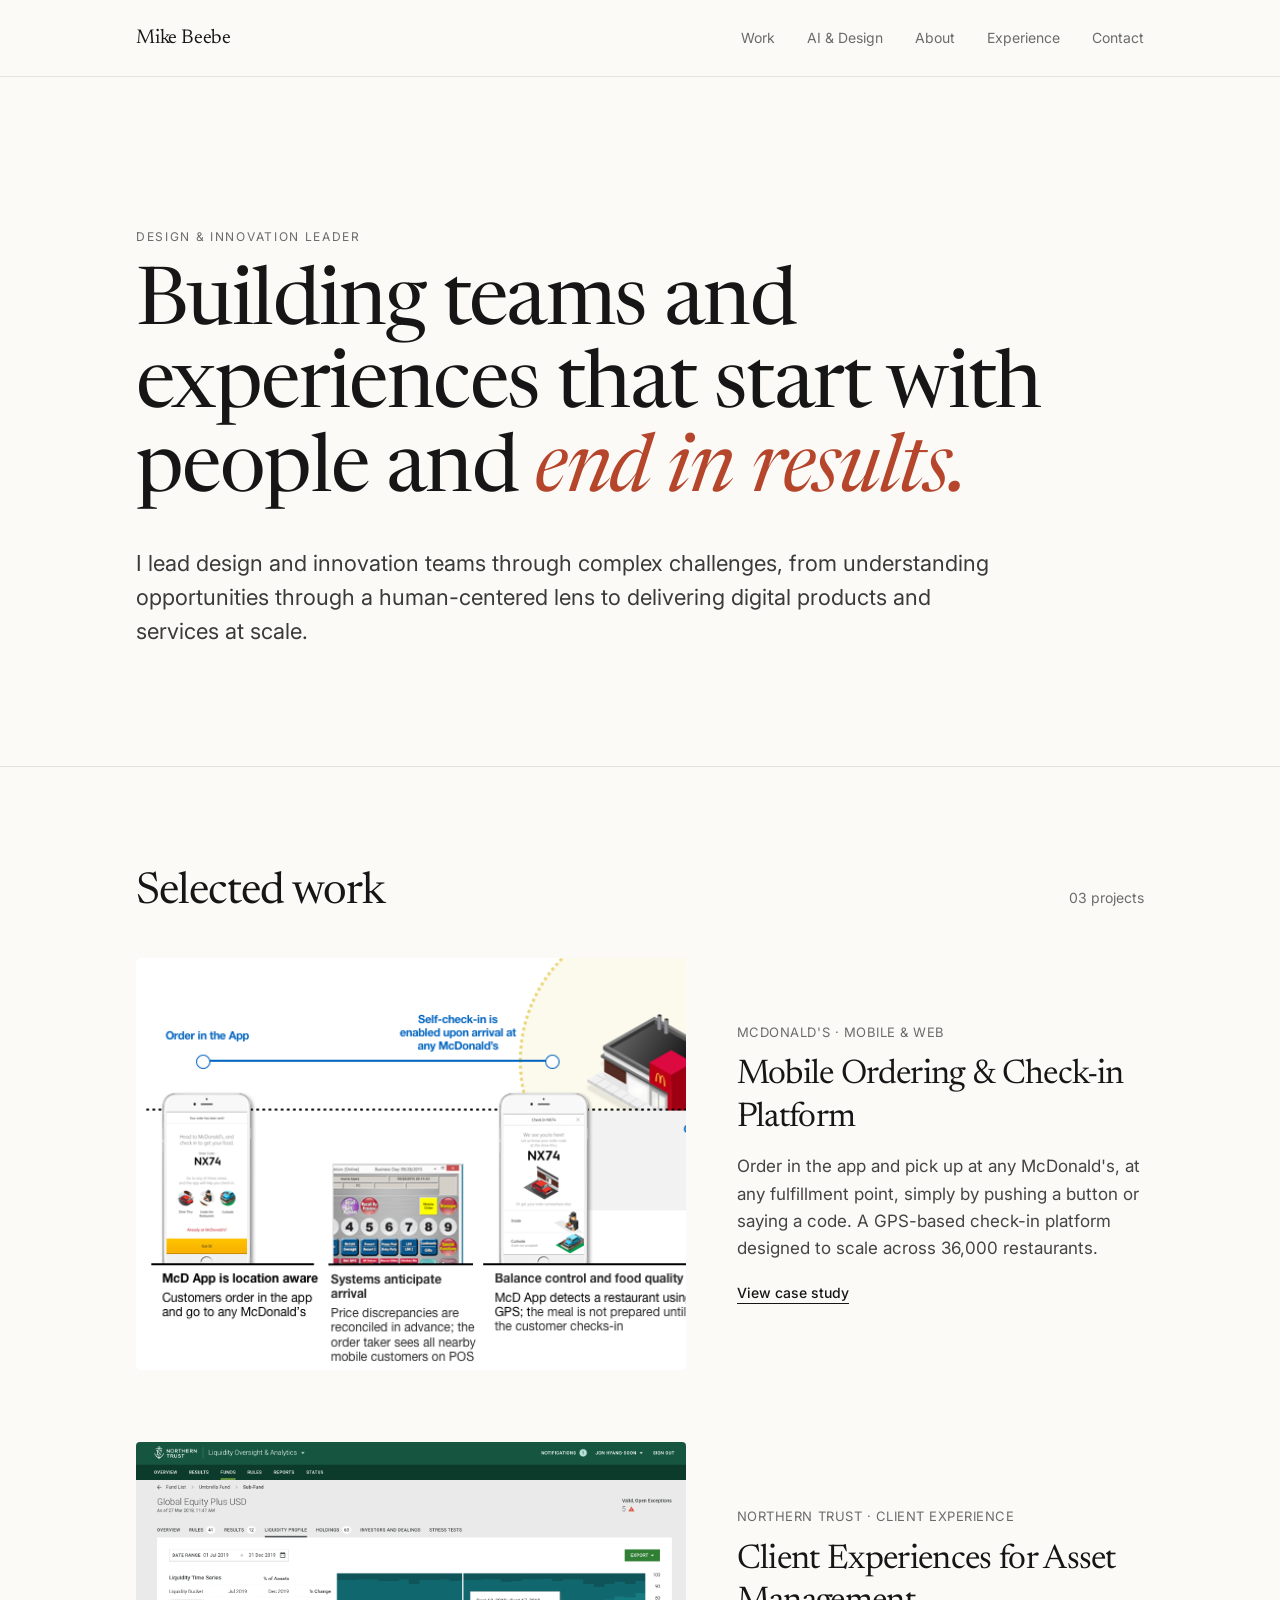
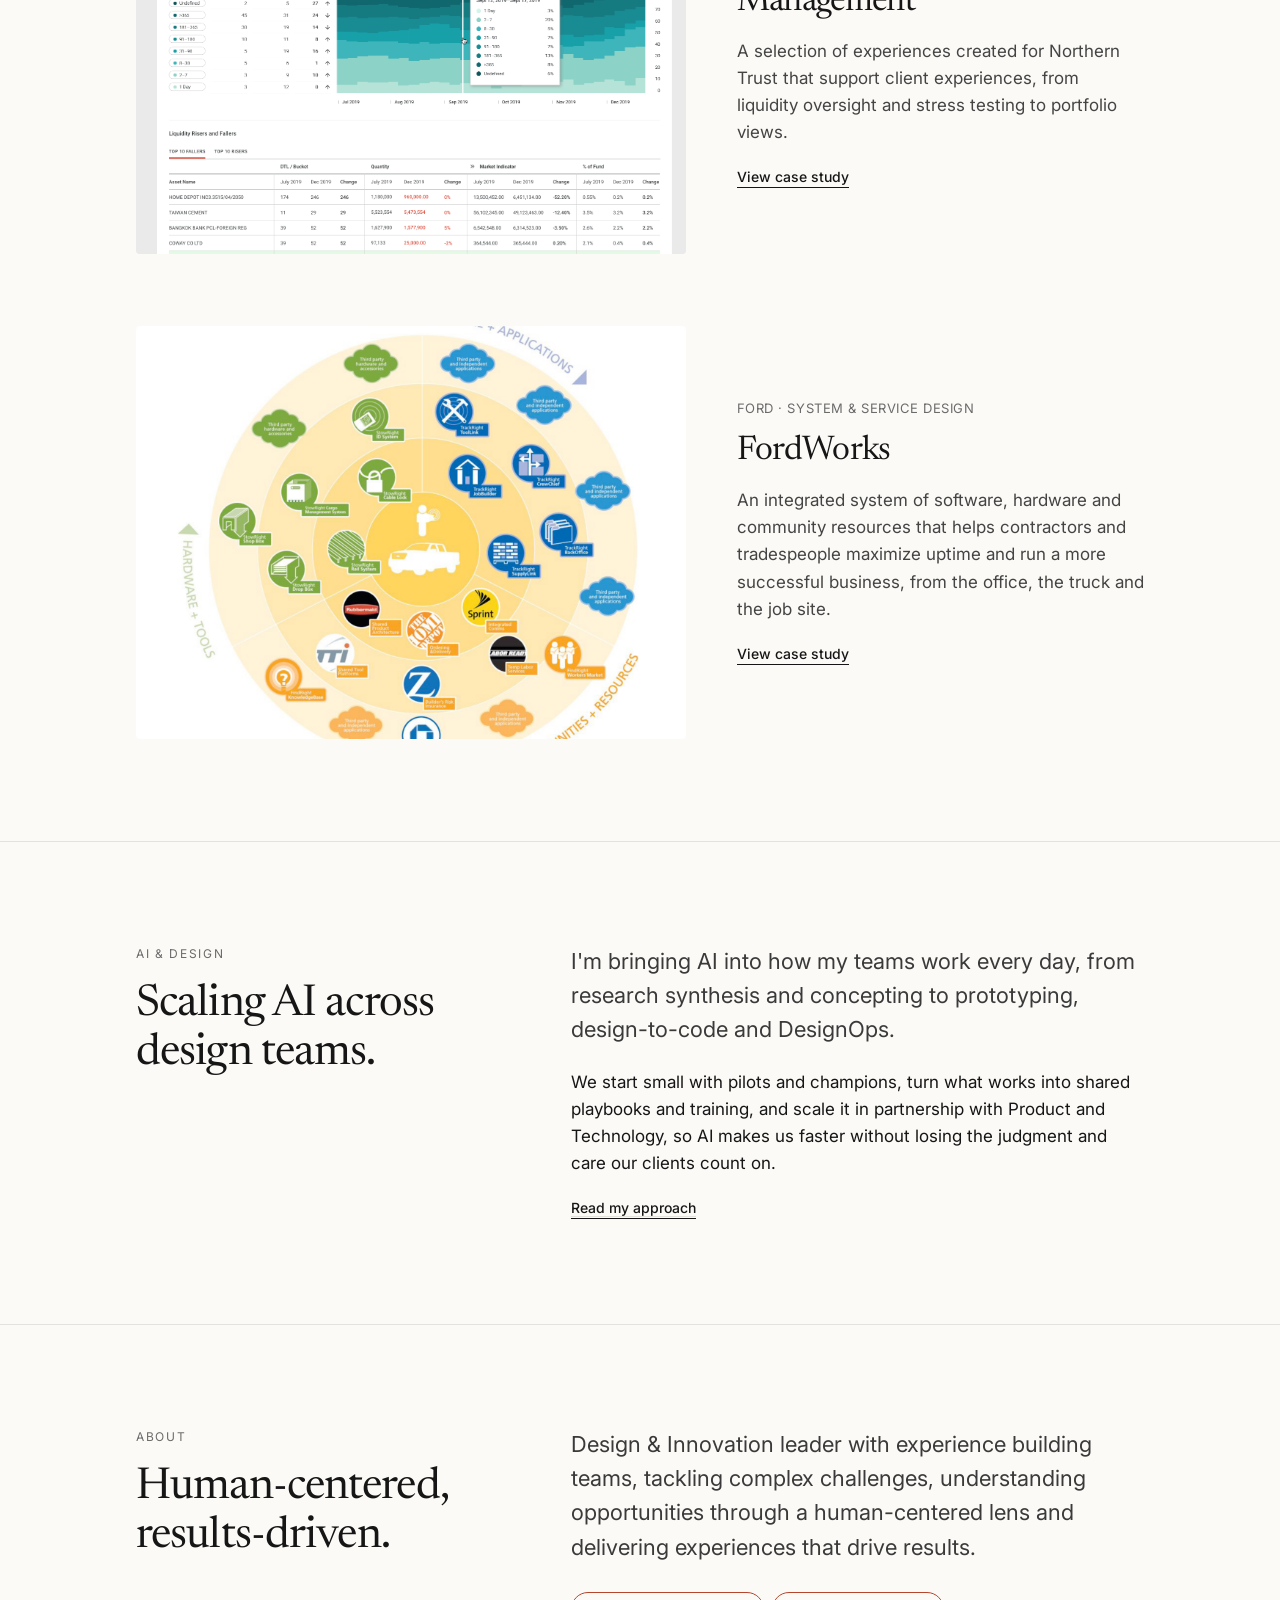
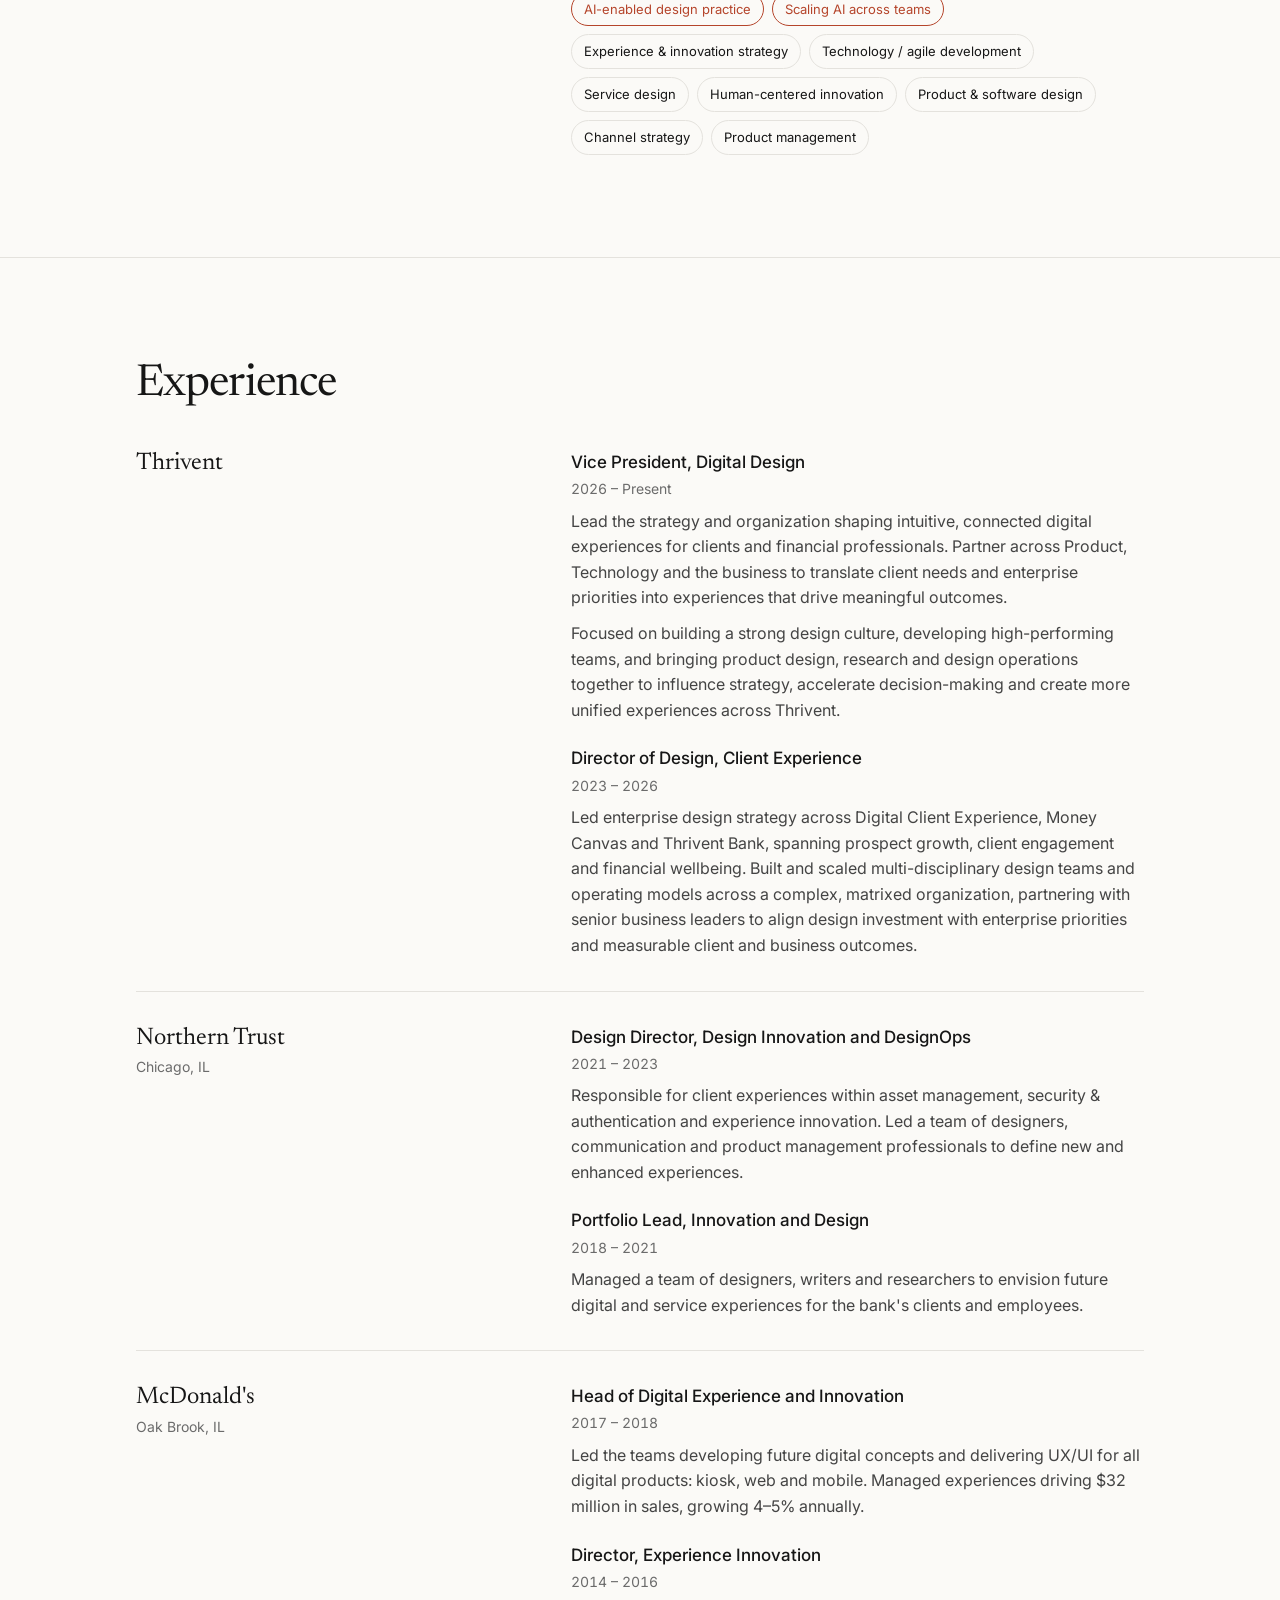
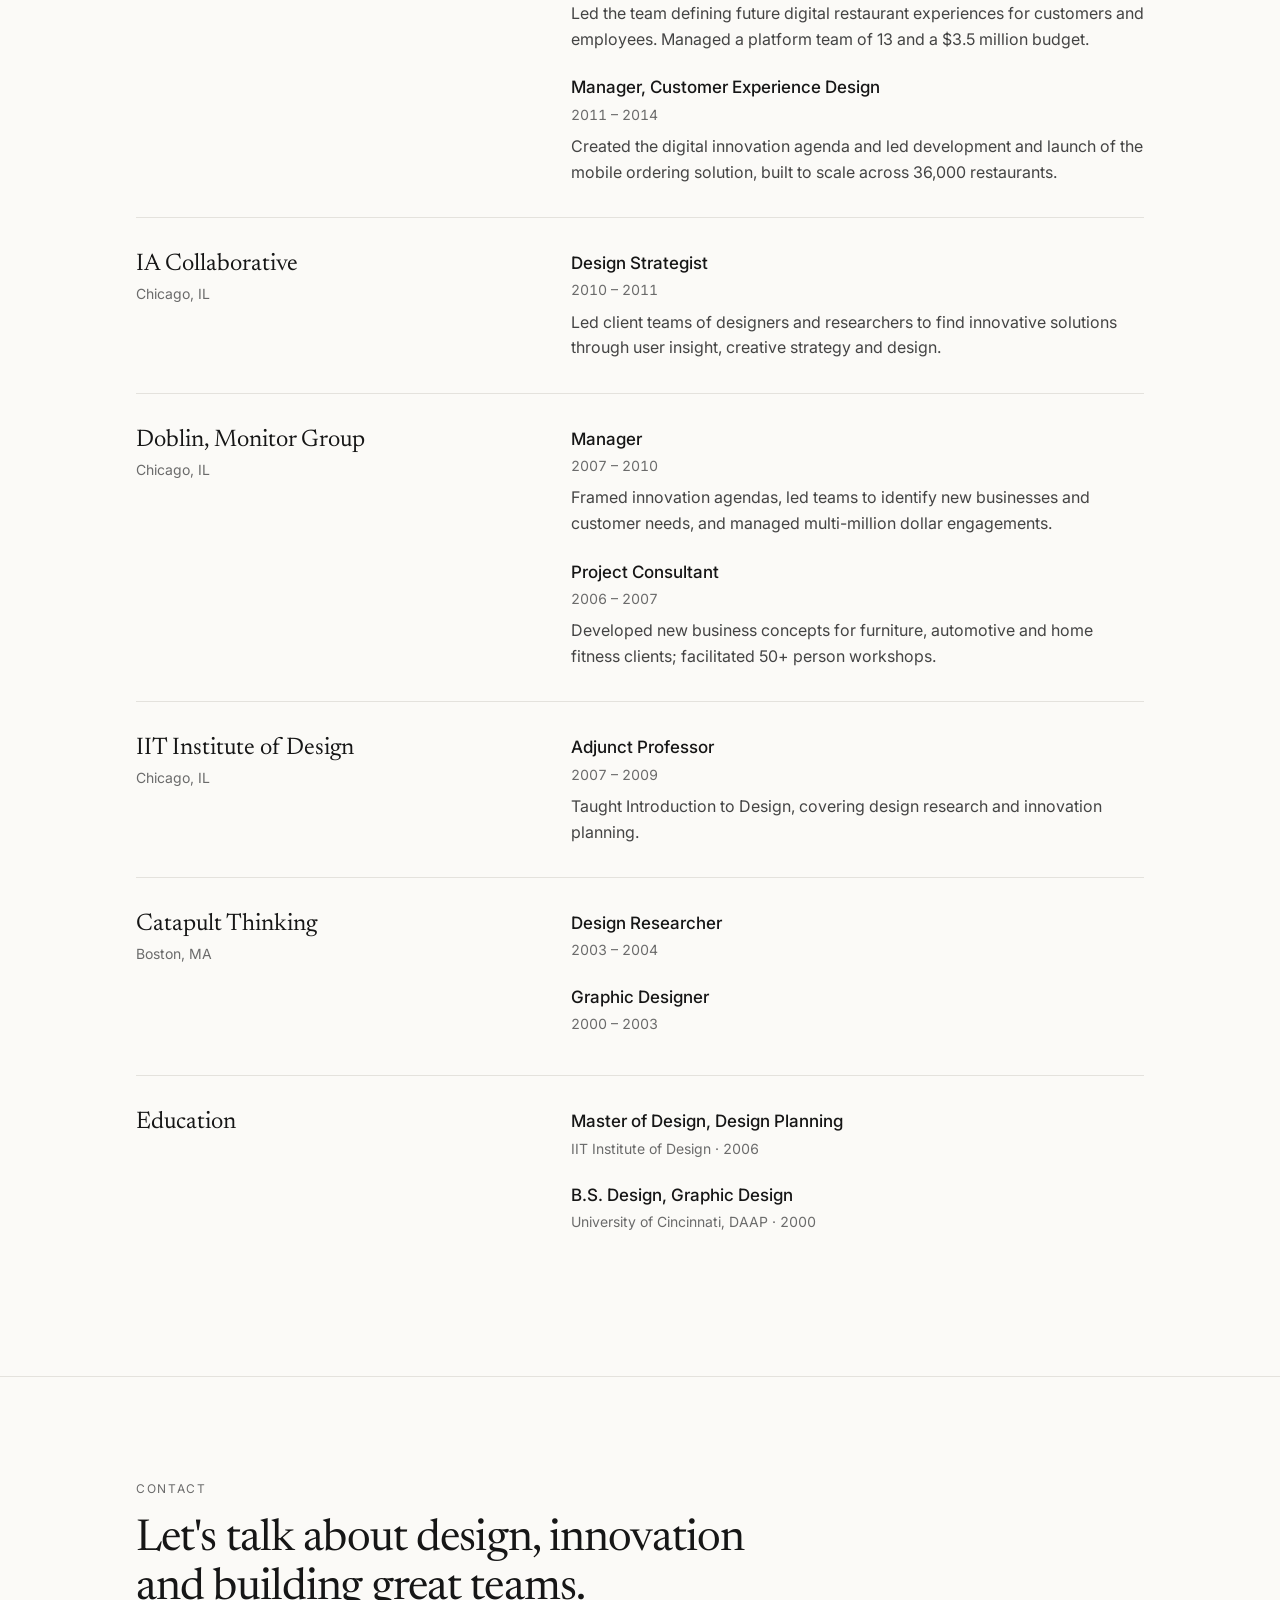
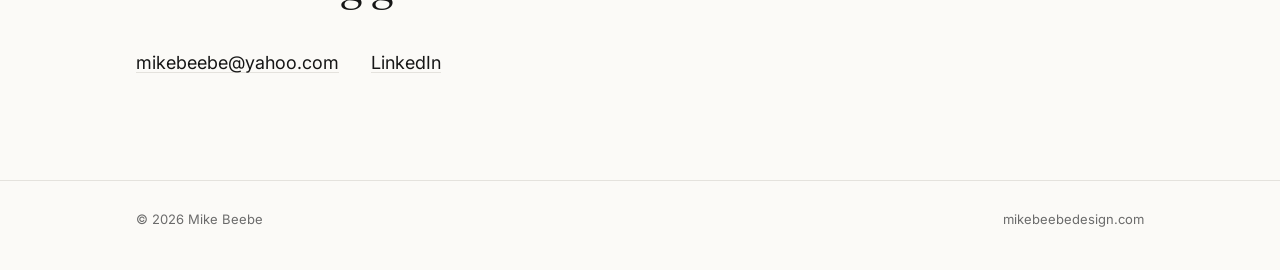
<file: index.html>
<!doctype html>
<html lang="en">
<head>
  <meta charset="utf-8">
  <meta name="viewport" content="width=device-width, initial-scale=1">
  <title>Mike Beebe — Design & Innovation</title>
  <meta name="description" content="Mike Beebe is a design and innovation leader who builds teams and delivers human-centered experiences that drive results.">
  <link rel="preconnect" href="https://fonts.googleapis.com">
  <link rel="preconnect" href="https://fonts.gstatic.com" crossorigin>
  <link href="https://fonts.googleapis.com/css2?family=Inter:wght@400;500&family=Newsreader:ital,opsz,wght@0,6..72,400;1,6..72,400&display=swap" rel="stylesheet">
  <link rel="stylesheet" href="styles.css">
</head>
<body>

  <header class="site-header">
    <div class="wrap">
      <a class="logo" href="index.html">Mike Beebe</a>
      <nav class="nav">
        <a href="#work">Work</a>
        <a href="ai-and-design.html">AI &amp; Design</a>
        <a href="#about">About</a>
        <a class="hide-sm" href="#experience">Experience</a>
        <a href="#contact">Contact</a>
      </nav>
    </div>
  </header>

  <main>
    <!-- ===== Hero ===== -->
    <section class="hero">
      <div class="wrap">
        <p class="eyebrow">Design &amp; Innovation Leader</p>
        <h1>Building teams and experiences that start with people and <em>end in results.</em></h1>
        <p class="lede">I lead design and innovation teams through complex challenges, from understanding opportunities through a human-centered lens to delivering digital products and services at scale.</p>
      </div>
    </section>

    <!-- ===== Selected work ===== -->
    <section class="section" id="work">
      <div class="wrap">
        <div class="section-head">
          <h2>Selected work</h2>
          <span class="count">03 projects</span>
        </div>

        <div class="work">
          <a class="project" href="mcdonalds-mobile-ordering.html">
            <div class="thumb"><img src="images/mcd-checkin-journey.png" alt="Journey diagram of McDonald's mobile ordering and GPS check-in"></div>
            <div>
              <p class="meta">MCDONALD'S · MOBILE &amp; WEB</p>
              <h3>Mobile Ordering &amp; Check-in Platform</h3>
              <p>Order in the app and pick up at any McDonald's, at any fulfillment point, simply by pushing a button or saying a code. A GPS-based check-in platform designed to scale across 36,000 restaurants.</p>
              <span class="more">View case study</span>
            </div>
          </a>

          <a class="project" href="northern-trust.html">
            <div class="thumb"><img src="images/nt-liquidity-profile.png" alt="Northern Trust Liquidity Oversight and Analytics dashboard"></div>
            <div>
              <p class="meta">NORTHERN TRUST · CLIENT EXPERIENCE</p>
              <h3>Client Experiences for Asset Management</h3>
              <p>A selection of experiences created for Northern Trust that support client experiences, from liquidity oversight and stress testing to portfolio views.</p>
              <span class="more">View case study</span>
            </div>
          </a>

          <a class="project" href="fordworks.html">
            <div class="thumb"><img src="images/fordworks-ecosystem.png" style="object-position:center" alt="FordWorks ecosystem diagram: hardware and tools, software and applications, communities and resources around the truck"></div>
            <div>
              <p class="meta">FORD · SYSTEM &amp; SERVICE DESIGN</p>
              <h3>FordWorks</h3>
              <p>An integrated system of software, hardware and community resources that helps contractors and tradespeople maximize uptime and run a more successful business, from the office, the truck and the job site.</p>
              <span class="more">View case study</span>
            </div>
          </a>
        </div>
      </div>
    </section>

    <!-- ===== AI & Design ===== -->
    <section class="section" id="ai">
      <div class="wrap callout">
        <div>
          <p class="eyebrow">AI &amp; Design</p>
          <h2>Scaling AI across design teams.</h2>
        </div>
        <div>
          <p class="lede">I'm bringing AI into how my teams work every day, from research synthesis and concepting to prototyping, design-to-code and DesignOps.</p>
          <p>We start small with pilots and champions, turn what works into shared playbooks and training, and scale it in partnership with Product and Technology, so AI makes us faster without losing the judgment and care our clients count on.</p>
          <a class="more" href="ai-and-design.html">Read my approach</a>
        </div>
      </div>
    </section>

    <!-- ===== About ===== -->
    <section class="section" id="about">
      <div class="wrap about">
        <div>
          <p class="eyebrow">About</p>
          <h2>Human-centered, results-driven.</h2>
        </div>
        <div>
          <p class="lede">Design &amp; Innovation leader with experience building teams, tackling complex challenges, understanding opportunities through a human-centered lens and delivering experiences that drive results.</p>
          <ul class="tags">
            <li class="ai">AI-enabled design practice</li>
            <li class="ai">Scaling AI across teams</li>
            <li>Experience &amp; innovation strategy</li>
            <li>Technology / agile development</li>
            <li>Service design</li>
            <li>Human-centered innovation</li>
            <li>Product &amp; software design</li>
            <li>Channel strategy</li>
            <li>Product management</li>
          </ul>
        </div>
      </div>
    </section>

    <!-- ===== Experience ===== -->
    <section class="section" id="experience">
      <div class="wrap">
        <div class="section-head"><h2>Experience</h2></div>
        <ol class="timeline">
          <li>
            <!-- TODO: add location under Thrivent if you want one, e.g. <div class="place">Minneapolis, MN</div> -->
            <div><div class="org">Thrivent</div></div>
            <div>
              <div class="role">
                <div class="role-title">Vice President, Digital Design</div>
                <div class="dates">2026 – Present</div>
                <p>Lead the strategy and organization shaping intuitive, connected digital experiences for clients and financial professionals. Partner across Product, Technology and the business to translate client needs and enterprise priorities into experiences that drive meaningful outcomes.</p>
                <p style="margin-top:10px">Focused on building a strong design culture, developing high-performing teams, and bringing product design, research and design operations together to influence strategy, accelerate decision-making and create more unified experiences across Thrivent.</p>
              </div>
              <div class="role">
                <div class="role-title">Director of Design, Client Experience</div>
                <div class="dates">2023 – 2026</div>
                <p>Led enterprise design strategy across Digital Client Experience, Money Canvas and Thrivent Bank, spanning prospect growth, client engagement and financial wellbeing. Built and scaled multi-disciplinary design teams and operating models across a complex, matrixed organization, partnering with senior business leaders to align design investment with enterprise priorities and measurable client and business outcomes.</p>
              </div>
            </div>
          </li>
          <li>
            <div><div class="org">Northern Trust</div><div class="place">Chicago, IL</div></div>
            <div>
              <div class="role">
                <div class="role-title">Design Director, Design Innovation and DesignOps</div>
                <div class="dates">2021 – 2023</div>
                <p>Responsible for client experiences within asset management, security &amp; authentication and experience innovation. Led a team of designers, communication and product management professionals to define new and enhanced experiences.</p>
              </div>
              <div class="role">
                <div class="role-title">Portfolio Lead, Innovation and Design</div>
                <div class="dates">2018 – 2021</div>
                <p>Managed a team of designers, writers and researchers to envision future digital and service experiences for the bank's clients and employees.</p>
              </div>
            </div>
          </li>
          <li>
            <div><div class="org">McDonald's</div><div class="place">Oak Brook, IL</div></div>
            <div>
              <div class="role">
                <div class="role-title">Head of Digital Experience and Innovation</div>
                <div class="dates">2017 – 2018</div>
                <p>Led the teams developing future digital concepts and delivering UX/UI for all digital products: kiosk, web and mobile. Managed experiences driving $32 million in sales, growing 4–5% annually.</p>
              </div>
              <div class="role">
                <div class="role-title">Director, Experience Innovation</div>
                <div class="dates">2014 – 2016</div>
                <p>Led the team defining future digital restaurant experiences for customers and employees. Managed a platform team of 13 and a $3.5 million budget.</p>
              </div>
              <div class="role">
                <div class="role-title">Manager, Customer Experience Design</div>
                <div class="dates">2011 – 2014</div>
                <p>Created the digital innovation agenda and led development and launch of the mobile ordering solution, built to scale across 36,000 restaurants.</p>
              </div>
            </div>
          </li>
          <li>
            <div><div class="org">IA Collaborative</div><div class="place">Chicago, IL</div></div>
            <div>
              <div class="role">
                <div class="role-title">Design Strategist</div>
                <div class="dates">2010 – 2011</div>
                <p>Led client teams of designers and researchers to find innovative solutions through user insight, creative strategy and design.</p>
              </div>
            </div>
          </li>
          <li>
            <div><div class="org">Doblin, Monitor Group</div><div class="place">Chicago, IL</div></div>
            <div>
              <div class="role">
                <div class="role-title">Manager</div>
                <div class="dates">2007 – 2010</div>
                <p>Framed innovation agendas, led teams to identify new businesses and customer needs, and managed multi-million dollar engagements.</p>
              </div>
              <div class="role">
                <div class="role-title">Project Consultant</div>
                <div class="dates">2006 – 2007</div>
                <p>Developed new business concepts for furniture, automotive and home fitness clients; facilitated 50+ person workshops.</p>
              </div>
            </div>
          </li>
          <li>
            <div><div class="org">IIT Institute of Design</div><div class="place">Chicago, IL</div></div>
            <div>
              <div class="role">
                <div class="role-title">Adjunct Professor</div>
                <div class="dates">2007 – 2009</div>
                <p>Taught Introduction to Design, covering design research and innovation planning.</p>
              </div>
            </div>
          </li>
          <li>
            <div><div class="org">Catapult Thinking</div><div class="place">Boston, MA</div></div>
            <div>
              <div class="role">
                <div class="role-title">Design Researcher</div>
                <div class="dates">2003 – 2004</div>
              </div>
              <div class="role">
                <div class="role-title">Graphic Designer</div>
                <div class="dates">2000 – 2003</div>
              </div>
            </div>
          </li>
          <li>
            <div><div class="org">Education</div></div>
            <div>
              <div class="role">
                <div class="role-title">Master of Design, Design Planning</div>
                <div class="dates">IIT Institute of Design · 2006</div>
              </div>
              <div class="role">
                <div class="role-title">B.S. Design, Graphic Design</div>
                <div class="dates">University of Cincinnati, DAAP · 2000</div>
              </div>
            </div>
          </li>
        </ol>
      </div>
    </section>

    <!-- ===== Contact ===== -->
    <section class="section contact" id="contact">
      <div class="wrap">
        <p class="eyebrow">Contact</p>
        <h2>Let's talk about design, innovation and building great teams.</h2>
        <div class="contact-links">
          <a href="mailto:mikebeebe@yahoo.com">mikebeebe@yahoo.com</a>
          <a href="https://www.linkedin.com/in/mike-beebe-48189a/" target="_blank" rel="noopener">LinkedIn</a>
        </div>
      </div>
    </section>
  </main>

  <footer class="site-footer">
    <div class="wrap">
      <span>© 2026 Mike Beebe</span>
      <span>mikebeebedesign.com</span>
    </div>
  </footer>

</body>
</html>
</file>
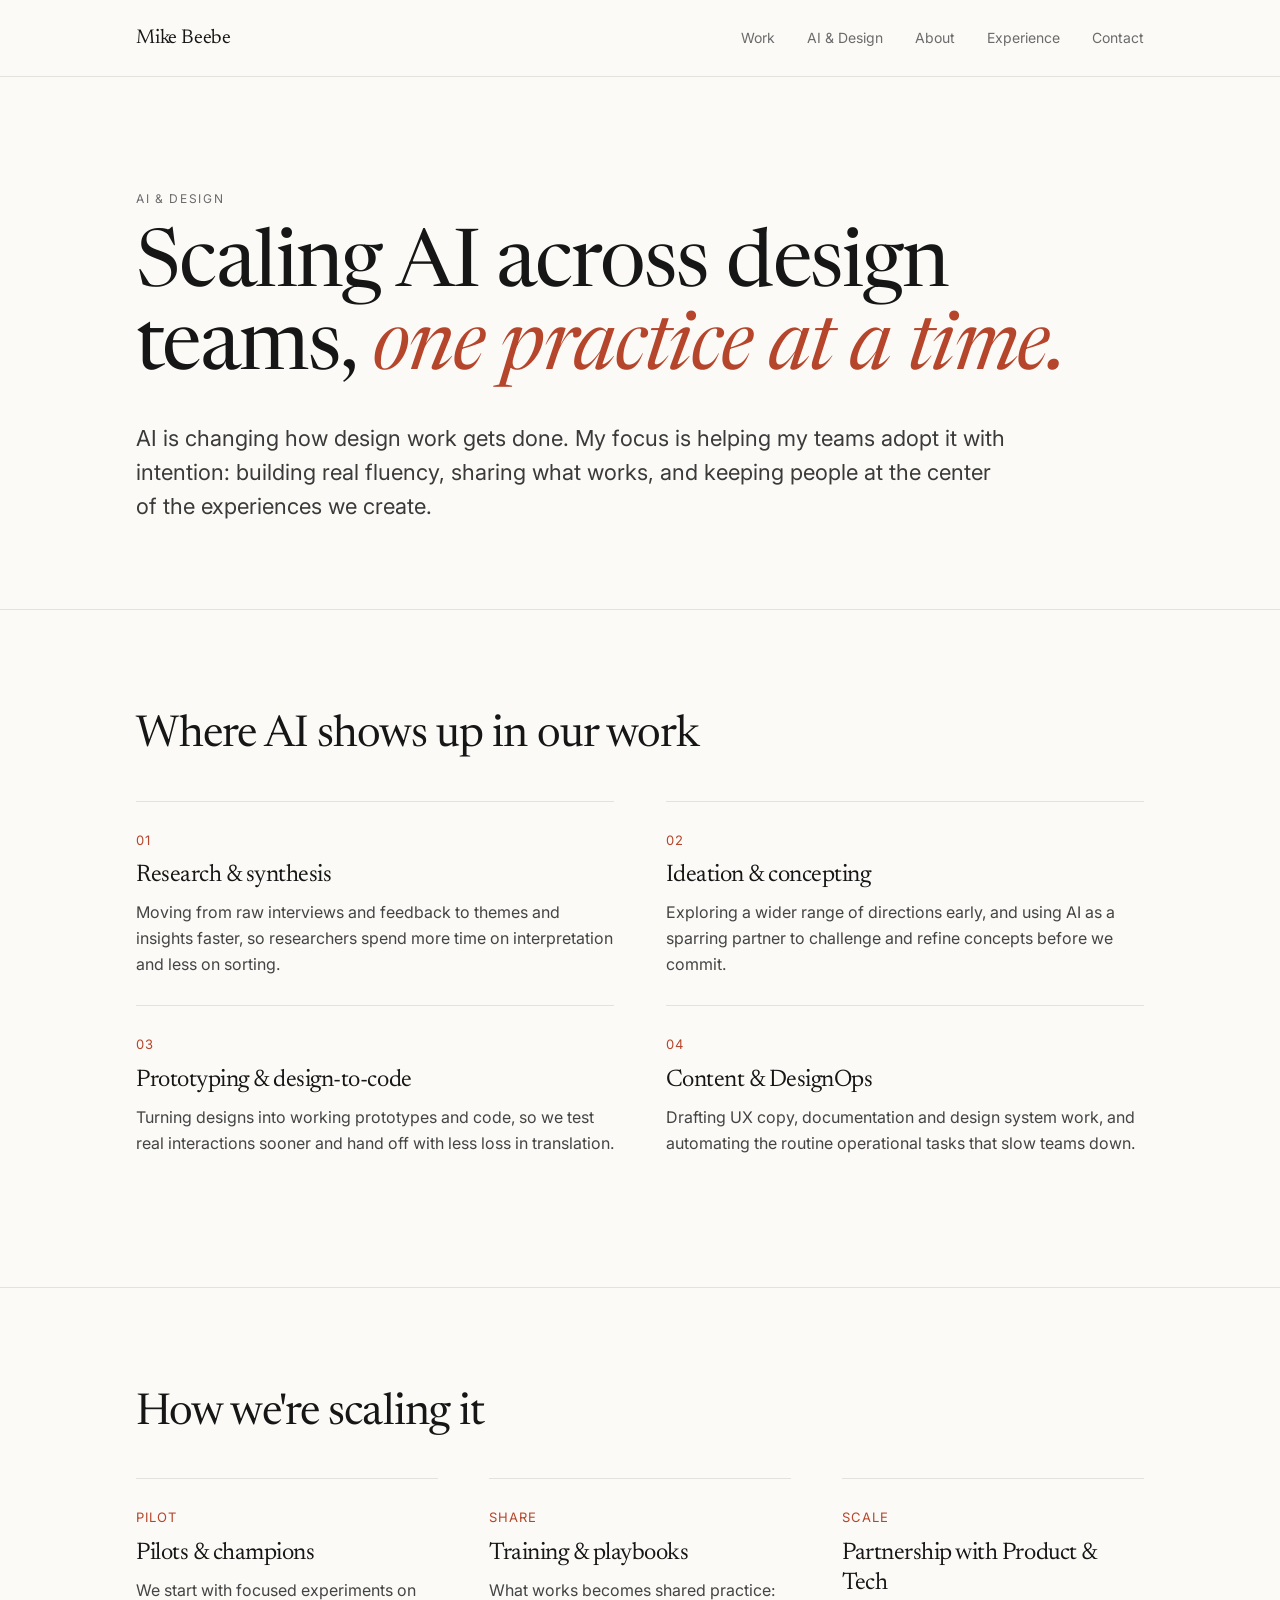
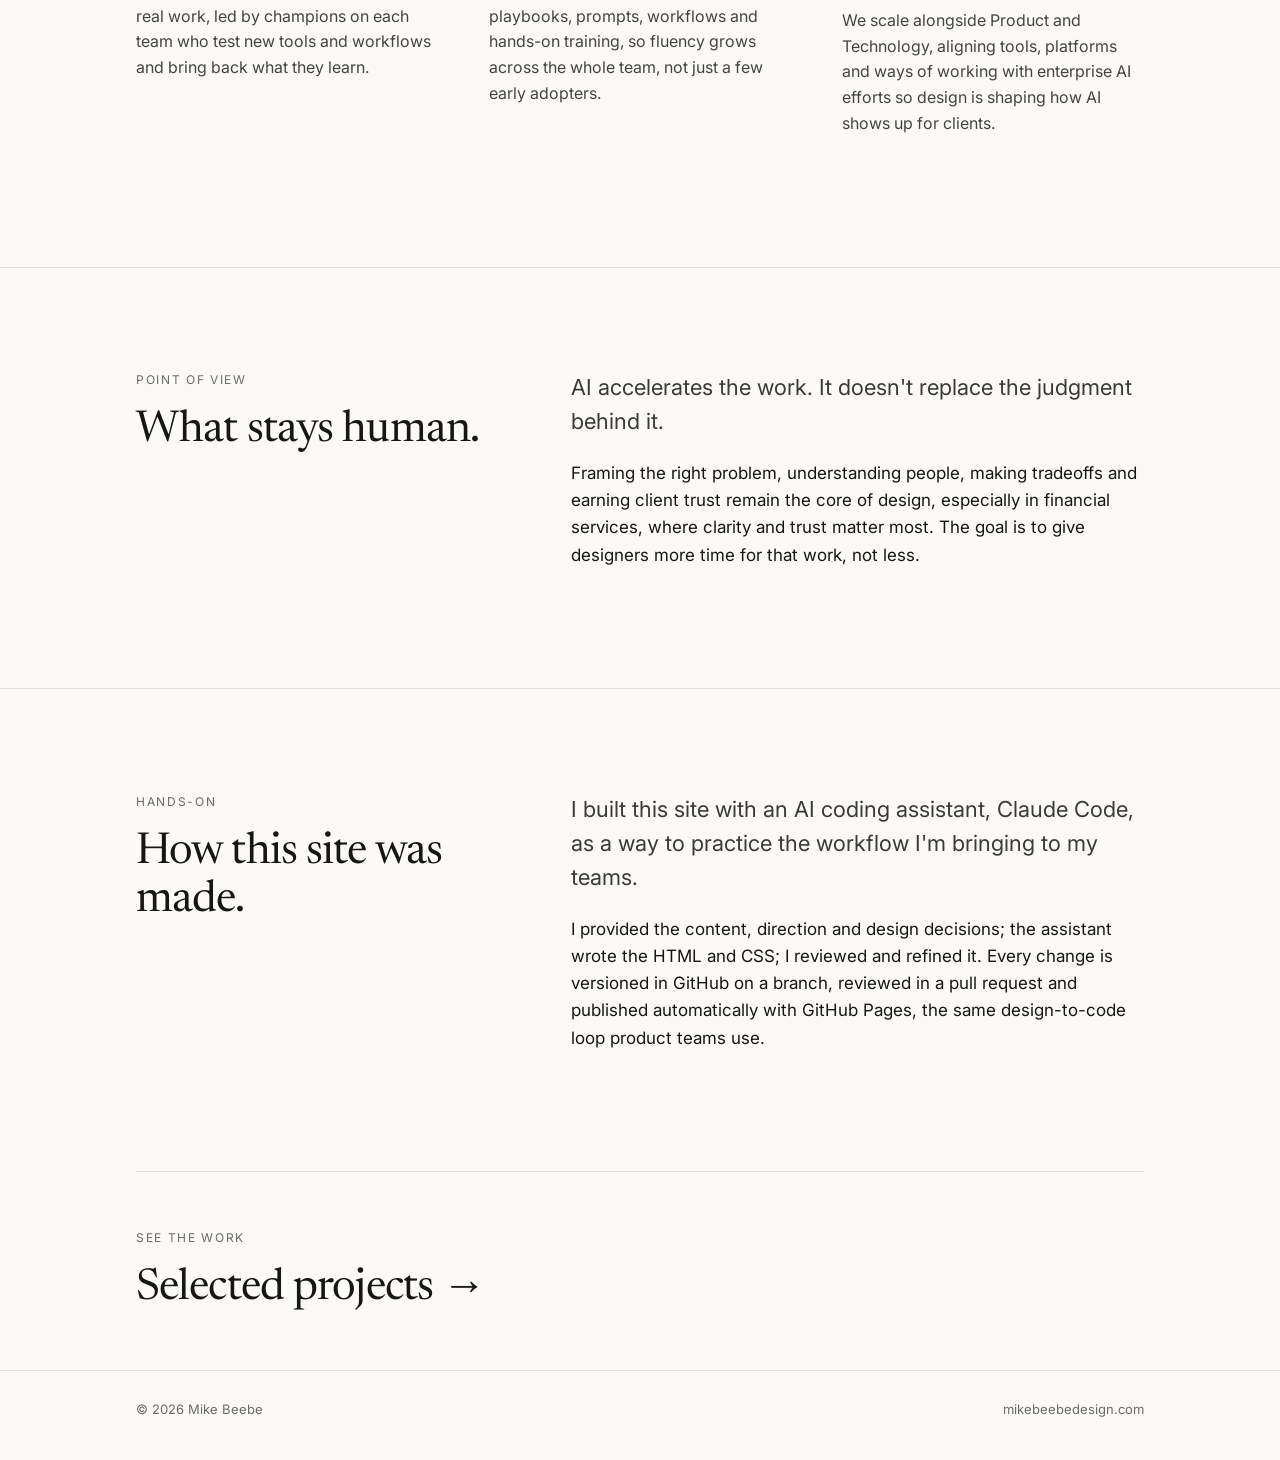
<file: ai-and-design.html>
<!doctype html>
<html lang="en">
<head>
  <meta charset="utf-8">
  <meta name="viewport" content="width=device-width, initial-scale=1">
  <title>AI &amp; Design — Mike Beebe</title>
  <meta name="description" content="How Mike Beebe is scaling AI across design teams, and how this site was built with AI.">
  <link rel="preconnect" href="https://fonts.googleapis.com">
  <link rel="preconnect" href="https://fonts.gstatic.com" crossorigin>
  <link href="https://fonts.googleapis.com/css2?family=Inter:wght@400;500&family=Newsreader:ital,opsz,wght@0,6..72,400;1,6..72,400&display=swap" rel="stylesheet">
  <link rel="stylesheet" href="styles.css">
</head>
<body>

  <header class="site-header">
    <div class="wrap">
      <a class="logo" href="index.html">Mike Beebe</a>
      <nav class="nav">
        <a href="index.html#work">Work</a>
        <a href="ai-and-design.html">AI &amp; Design</a>
        <a href="index.html#about">About</a>
        <a class="hide-sm" href="index.html#experience">Experience</a>
        <a href="index.html#contact">Contact</a>
      </nav>
    </div>
  </header>

  <main>
    <section class="case-hero">
      <div class="wrap">
        <p class="eyebrow">AI &amp; Design</p>
        <h1>Scaling AI across design teams, <em style="color:var(--accent)">one practice at a time.</em></h1>
        <p class="lede" style="margin-top:28px">AI is changing how design work gets done. My focus is helping my teams adopt it with intention: building real fluency, sharing what works, and keeping people at the center of the experiences we create.</p>
      </div>
    </section>

    <!-- Where AI shows up -->
    <section class="section">
      <div class="wrap">
        <div class="section-head"><h2>Where AI shows up in our work</h2></div>
        <div class="cards">
          <div class="card">
            <p class="num">01</p>
            <h3>Research &amp; synthesis</h3>
            <p>Moving from raw interviews and feedback to themes and insights faster, so researchers spend more time on interpretation and less on sorting.</p>
          </div>
          <div class="card">
            <p class="num">02</p>
            <h3>Ideation &amp; concepting</h3>
            <p>Exploring a wider range of directions early, and using AI as a sparring partner to challenge and refine concepts before we commit.</p>
          </div>
          <div class="card">
            <p class="num">03</p>
            <h3>Prototyping &amp; design-to-code</h3>
            <p>Turning designs into working prototypes and code, so we test real interactions sooner and hand off with less loss in translation.</p>
          </div>
          <div class="card">
            <p class="num">04</p>
            <h3>Content &amp; DesignOps</h3>
            <p>Drafting UX copy, documentation and design system work, and automating the routine operational tasks that slow teams down.</p>
          </div>
        </div>
      </div>
    </section>

    <!-- How we're scaling it -->
    <section class="section">
      <div class="wrap">
        <div class="section-head"><h2>How we're scaling it</h2></div>
        <div class="cards three">
          <div class="card">
            <p class="num">PILOT</p>
            <h3>Pilots &amp; champions</h3>
            <p>We start with focused experiments on real work, led by champions on each team who test new tools and workflows and bring back what they learn.</p>
          </div>
          <div class="card">
            <p class="num">SHARE</p>
            <h3>Training &amp; playbooks</h3>
            <p>What works becomes shared practice: playbooks, prompts, workflows and hands-on training, so fluency grows across the whole team, not just a few early adopters.</p>
          </div>
          <div class="card">
            <p class="num">SCALE</p>
            <h3>Partnership with Product &amp; Tech</h3>
            <p>We scale alongside Product and Technology, aligning tools, platforms and ways of working with enterprise AI efforts so design is shaping how AI shows up for clients.</p>
          </div>
        </div>
      </div>
    </section>

    <!-- What stays human -->
    <section class="section">
      <div class="wrap callout">
        <div>
          <p class="eyebrow">Point of view</p>
          <h2>What stays human.</h2>
        </div>
        <div>
          <p class="lede">AI accelerates the work. It doesn't replace the judgment behind it.</p>
          <p>Framing the right problem, understanding people, making tradeoffs and earning client trust remain the core of design, especially in financial services, where clarity and trust matter most. The goal is to give designers more time for that work, not less.</p>
        </div>
      </div>
    </section>

    <!-- How this site was made -->
    <section class="section">
      <div class="wrap callout">
        <div>
          <p class="eyebrow">Hands-on</p>
          <h2>How this site was made.</h2>
        </div>
        <div>
          <p class="lede">I built this site with an AI coding assistant, Claude Code, as a way to practice the workflow I'm bringing to my teams.</p>
          <p>I provided the content, direction and design decisions; the assistant wrote the HTML and CSS; I reviewed and refined it. Every change is versioned in GitHub on a branch, reviewed in a pull request and published automatically with GitHub Pages, the same design-to-code loop product teams use.</p>
        </div>
      </div>
    </section>

    <div class="wrap">
      <a class="next" href="index.html#work">
        <p class="eyebrow">See the work</p>
        <h2>Selected projects →</h2>
      </a>
    </div>
  </main>

  <footer class="site-footer">
    <div class="wrap">
      <span>© 2026 Mike Beebe</span>
      <span>mikebeebedesign.com</span>
    </div>
  </footer>

</body>
</html>
</file>
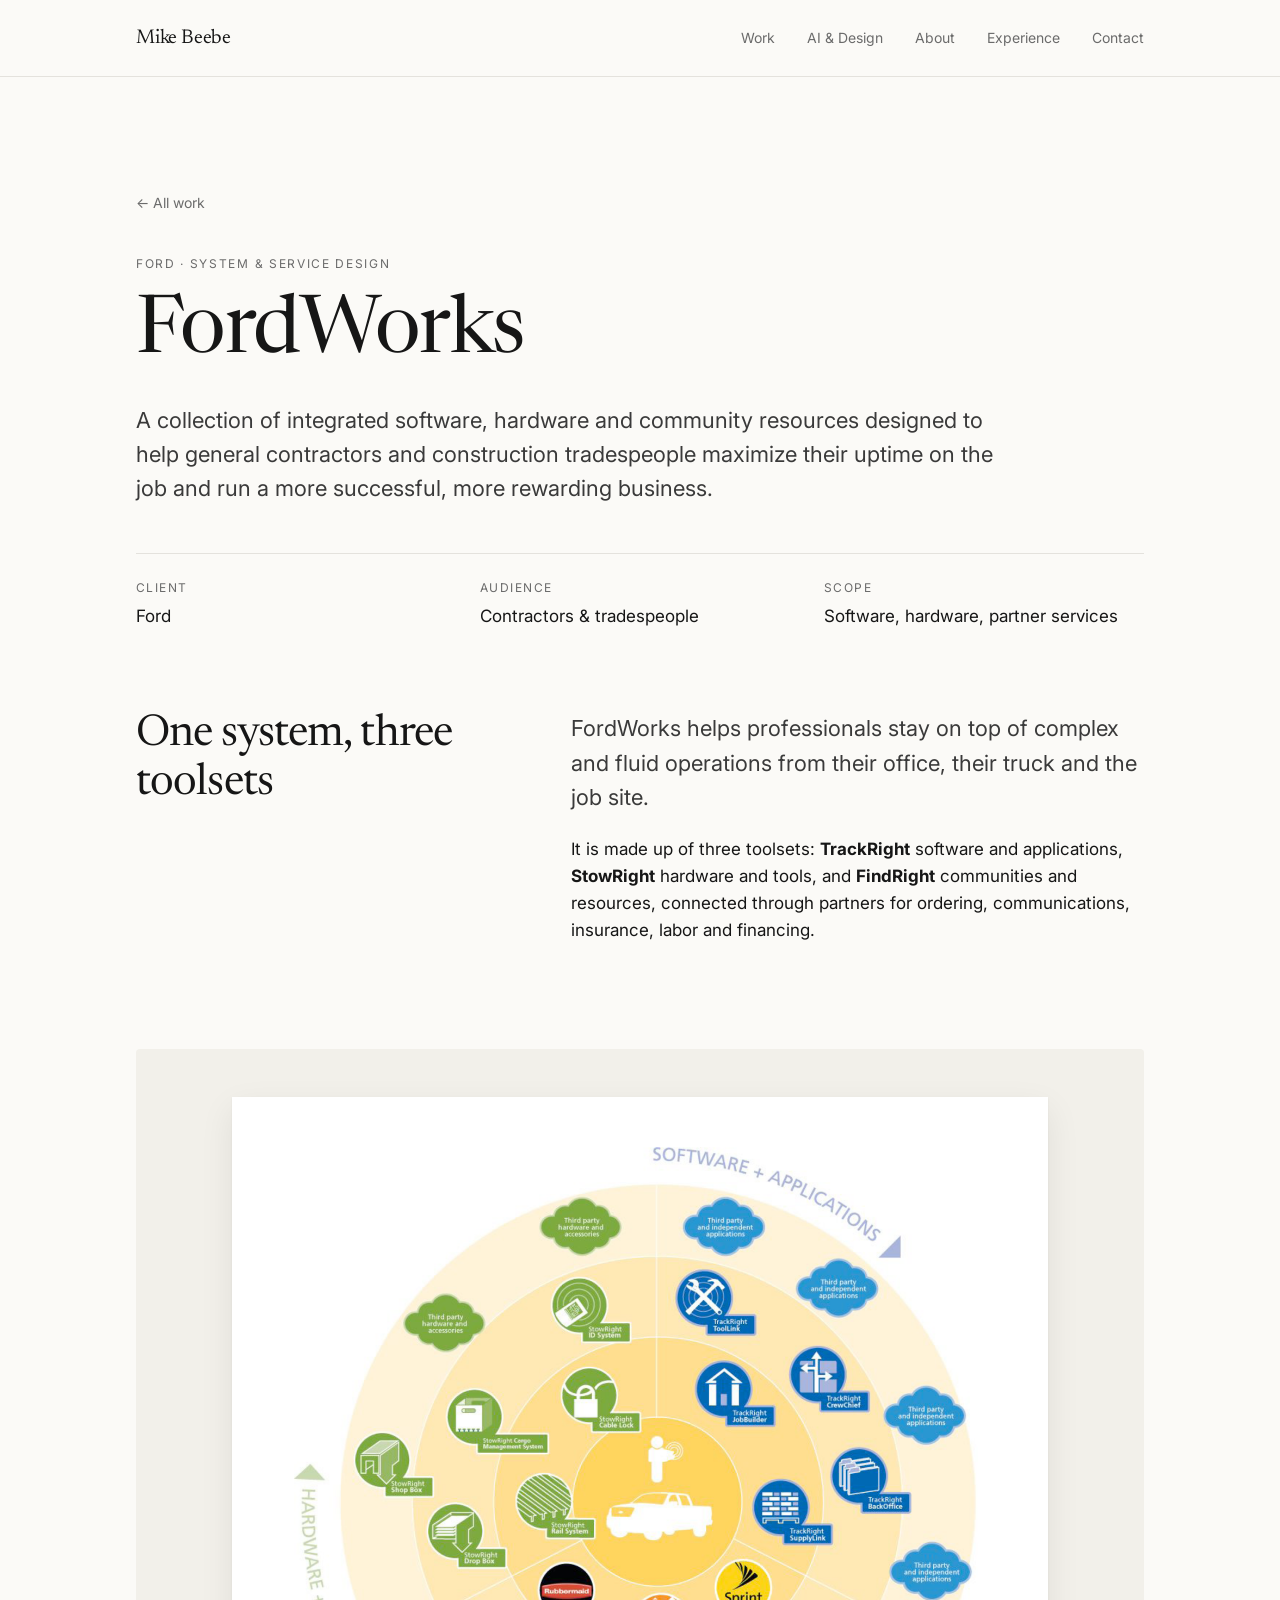
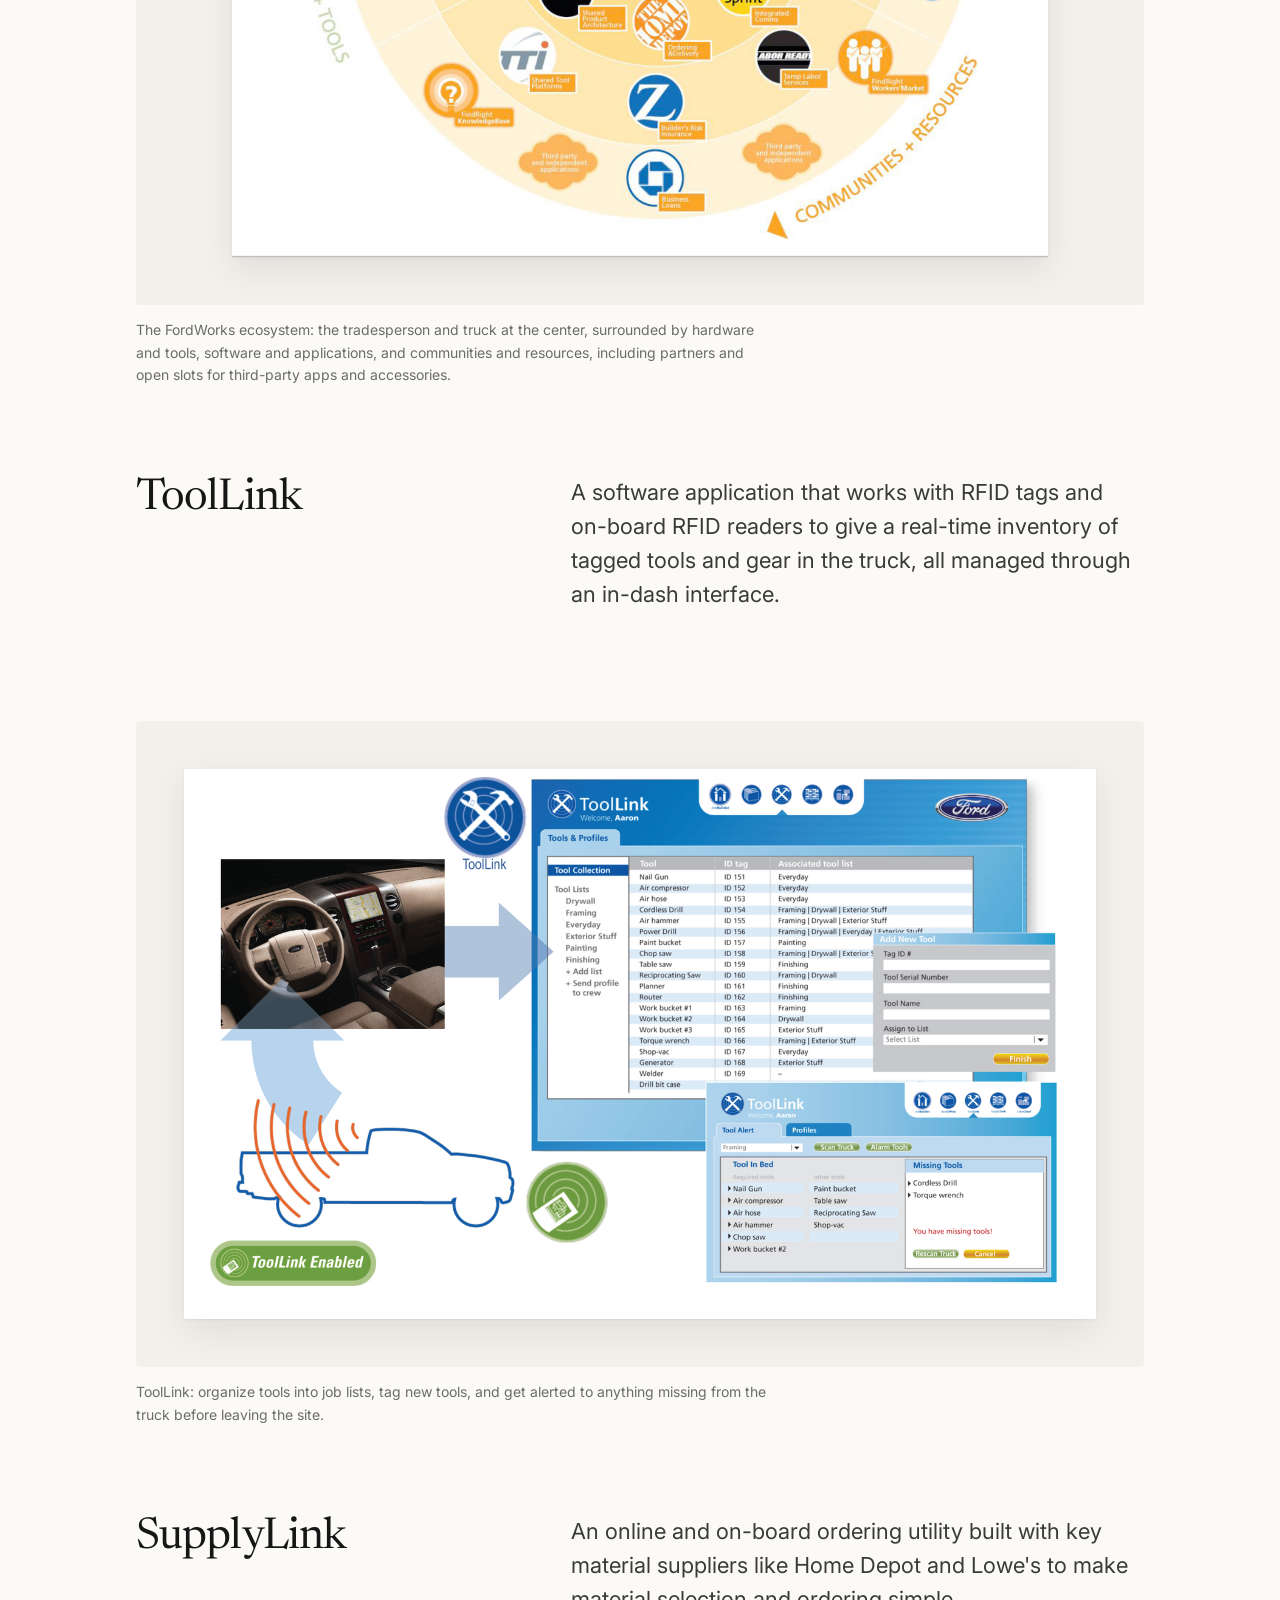
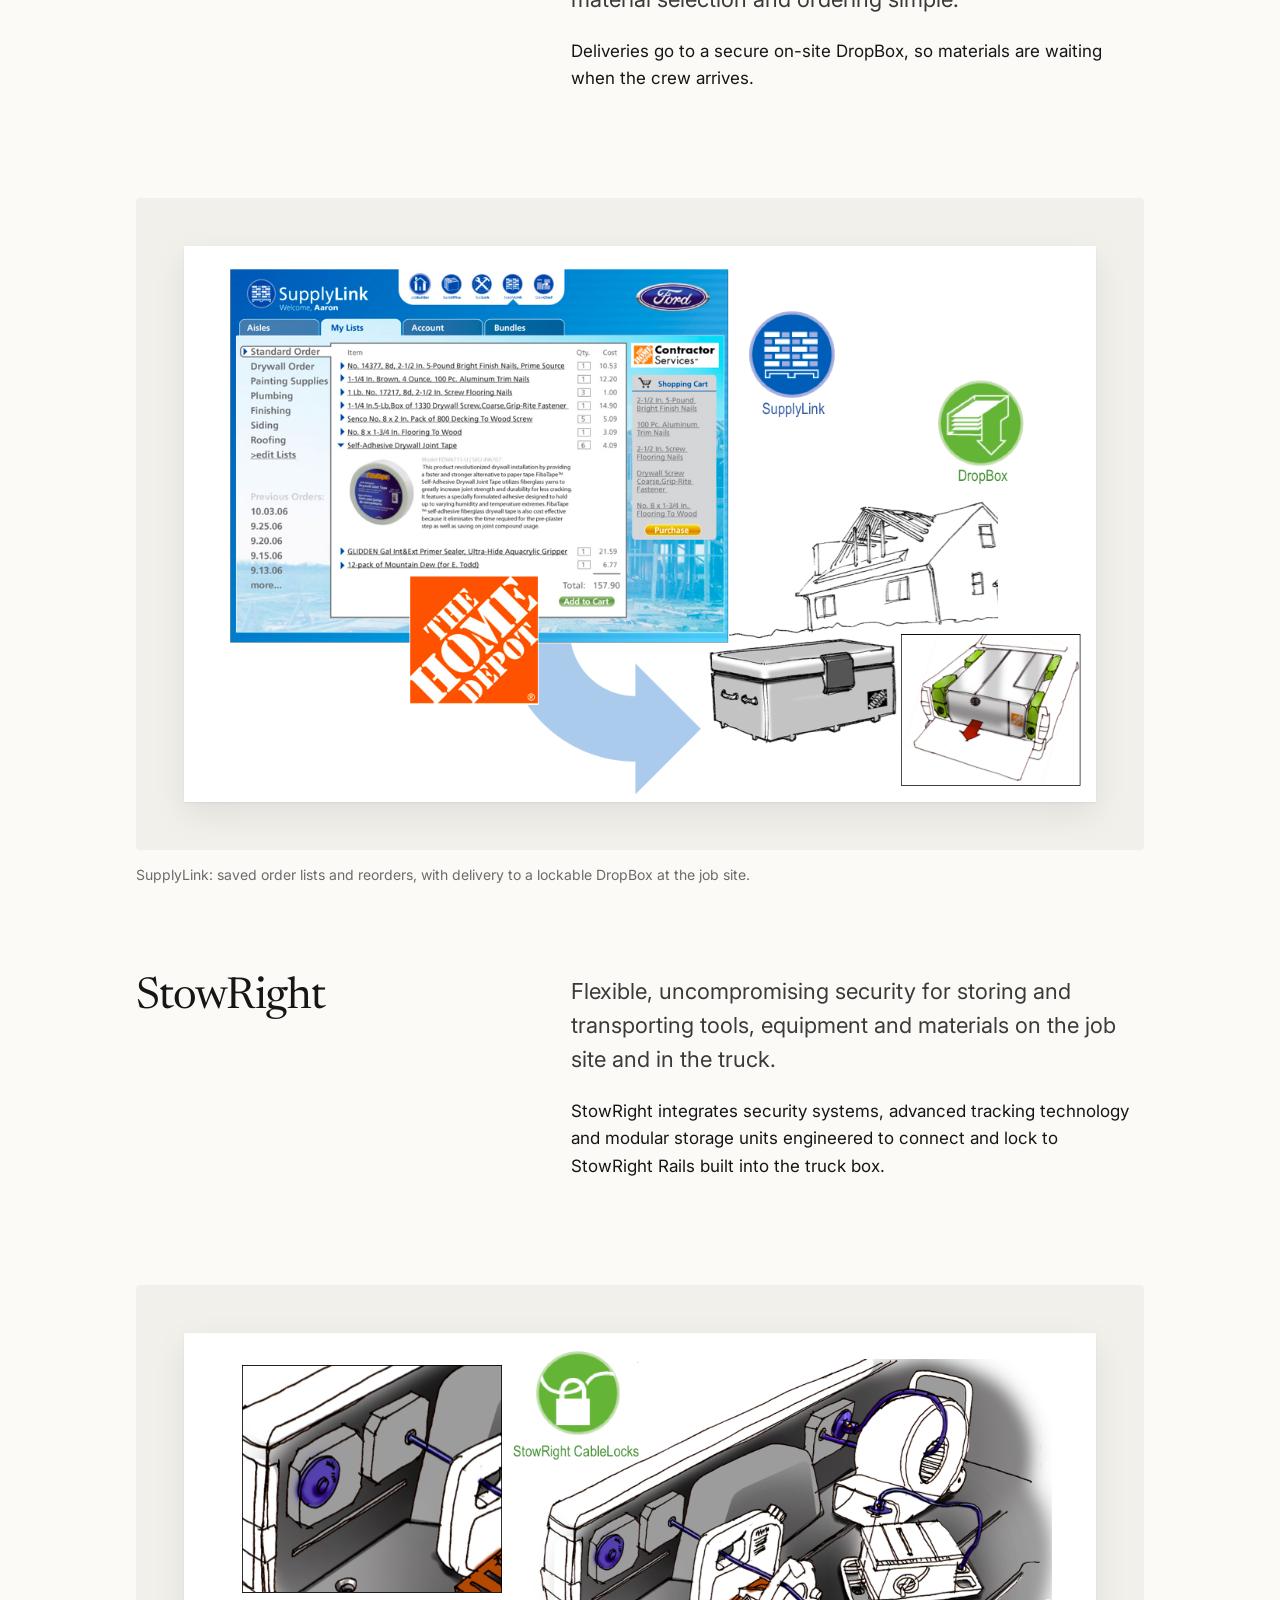
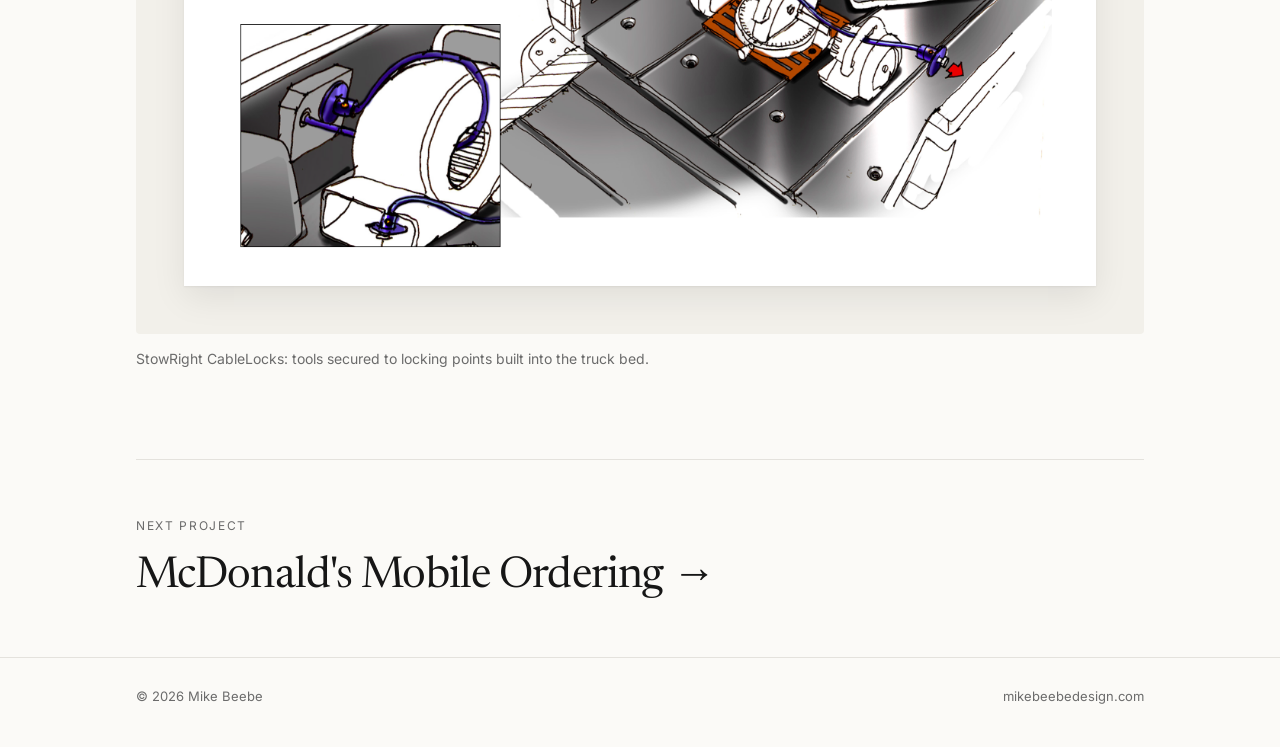
<file: fordworks.html>
<!doctype html>
<html lang="en">
<head>
  <meta charset="utf-8">
  <meta name="viewport" content="width=device-width, initial-scale=1">
  <title>FordWorks — Mike Beebe</title>
  <meta name="description" content="FordWorks: an integrated system of software, hardware and community resources for contractors and tradespeople.">
  <link rel="preconnect" href="https://fonts.googleapis.com">
  <link rel="preconnect" href="https://fonts.gstatic.com" crossorigin>
  <link href="https://fonts.googleapis.com/css2?family=Inter:wght@400;500&family=Newsreader:ital,opsz,wght@0,6..72,400;1,6..72,400&display=swap" rel="stylesheet">
  <link rel="stylesheet" href="styles.css">
</head>
<body>

  <header class="site-header">
    <div class="wrap">
      <a class="logo" href="index.html">Mike Beebe</a>
      <nav class="nav">
        <a href="index.html#work">Work</a>
        <a href="ai-and-design.html">AI &amp; Design</a>
        <a href="index.html#about">About</a>
        <a class="hide-sm" href="index.html#experience">Experience</a>
        <a href="index.html#contact">Contact</a>
      </nav>
    </div>
  </header>

  <main>
    <section class="case-hero">
      <div class="wrap">
        <a class="back" href="index.html#work">← All work</a>
        <p class="eyebrow">Ford · System &amp; Service Design</p>
        <h1>FordWorks</h1>
        <p class="lede" style="margin-top:28px">A collection of integrated software, hardware and community resources designed to help general contractors and construction tradespeople maximize their uptime on the job and run a more successful, more rewarding business.</p>
        <!-- TODO: confirm or edit these three facts (e.g. add your role and the year) -->
        <dl class="facts">
          <div><dt>Client</dt><dd>Ford</dd></div>
          <div><dt>Audience</dt><dd>Contractors &amp; tradespeople</dd></div>
          <div><dt>Scope</dt><dd>Software, hardware, partner services</dd></div>
        </dl>
      </div>
    </section>

    <section>
      <div class="wrap">
        <div class="text-block">
          <h2>One system, three toolsets</h2>
          <div>
            <p class="lede">FordWorks helps professionals stay on top of complex and fluid operations from their office, their truck and the job site.</p>
            <p>It is made up of three toolsets: <strong>TrackRight</strong> software and applications, <strong>StowRight</strong> hardware and tools, and <strong>FindRight</strong> communities and resources, connected through partners for ordering, communications, insurance, labor and financing.</p>
          </div>
        </div>

        <figure class="figure">
          <div class="frame"><img src="images/fordworks-ecosystem.png" style="max-height:760px;width:auto" alt="FordWorks ecosystem diagram with the truck and tradesperson at the center, surrounded by hardware and tools, software and applications, and communities and resources"></div>
          <figcaption>The FordWorks ecosystem: the tradesperson and truck at the center, surrounded by hardware and tools, software and applications, and communities and resources, including partners and open slots for third-party apps and accessories.</figcaption>
        </figure>

        <div class="text-block">
          <h2>ToolLink</h2>
          <div>
            <p class="lede">A software application that works with RFID tags and on-board RFID readers to give a real-time inventory of tagged tools and gear in the truck, all managed through an in-dash interface.</p>
          </div>
        </div>

        <figure class="figure">
          <div class="frame"><img src="images/fordworks-toollink.png" alt="ToolLink in-dash interface showing a tool collection list, an add-new-tool form and a missing-tools alert"></div>
          <figcaption>ToolLink: organize tools into job lists, tag new tools, and get alerted to anything missing from the truck before leaving the site.</figcaption>
        </figure>

        <div class="text-block">
          <h2>SupplyLink</h2>
          <div>
            <p class="lede">An online and on-board ordering utility built with key material suppliers like Home Depot and Lowe's to make material selection and ordering simple.</p>
            <p>Deliveries go to a secure on-site DropBox, so materials are waiting when the crew arrives.</p>
          </div>
        </div>

        <figure class="figure">
          <div class="frame"><img src="images/fordworks-supplylink.png" alt="SupplyLink ordering interface with saved order lists and cart, with delivery to a secure job-site DropBox"></div>
          <figcaption>SupplyLink: saved order lists and reorders, with delivery to a lockable DropBox at the job site.</figcaption>
        </figure>

        <div class="text-block">
          <h2>StowRight</h2>
          <div>
            <p class="lede">Flexible, uncompromising security for storing and transporting tools, equipment and materials on the job site and in the truck.</p>
            <p>StowRight integrates security systems, advanced tracking technology and modular storage units engineered to connect and lock to StowRight Rails built into the truck box.</p>
          </div>
        </div>

        <figure class="figure">
          <div class="frame"><img src="images/fordworks-stowright.png" alt="Sketches of StowRight CableLocks securing tools to the truck bed"></div>
          <figcaption>StowRight CableLocks: tools secured to locking points built into the truck bed.</figcaption>
        </figure>
      </div>
    </section>

    <div class="wrap">
      <a class="next" href="mcdonalds-mobile-ordering.html">
        <p class="eyebrow">Next project</p>
        <h2>McDonald's Mobile Ordering →</h2>
      </a>
    </div>
  </main>

  <footer class="site-footer">
    <div class="wrap">
      <span>© 2026 Mike Beebe</span>
      <span>mikebeebedesign.com</span>
    </div>
  </footer>

</body>
</html>
</file>
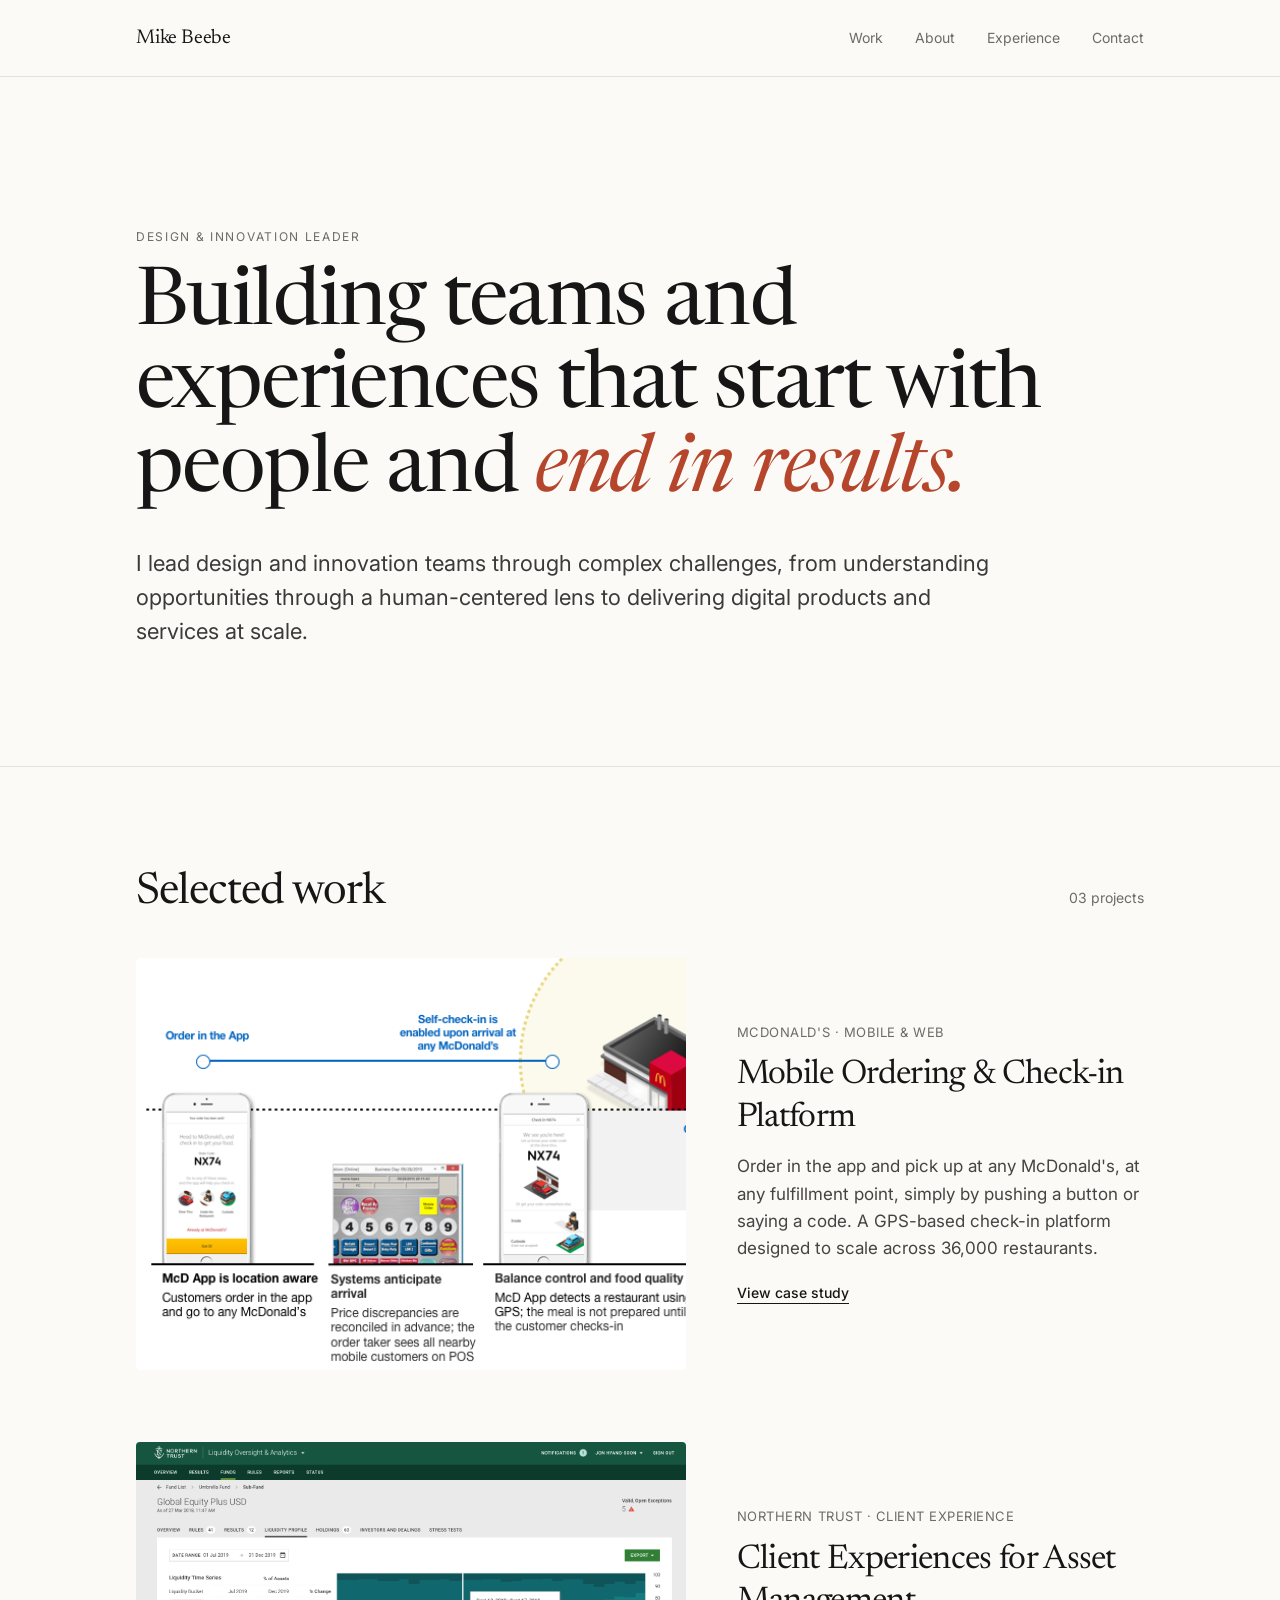
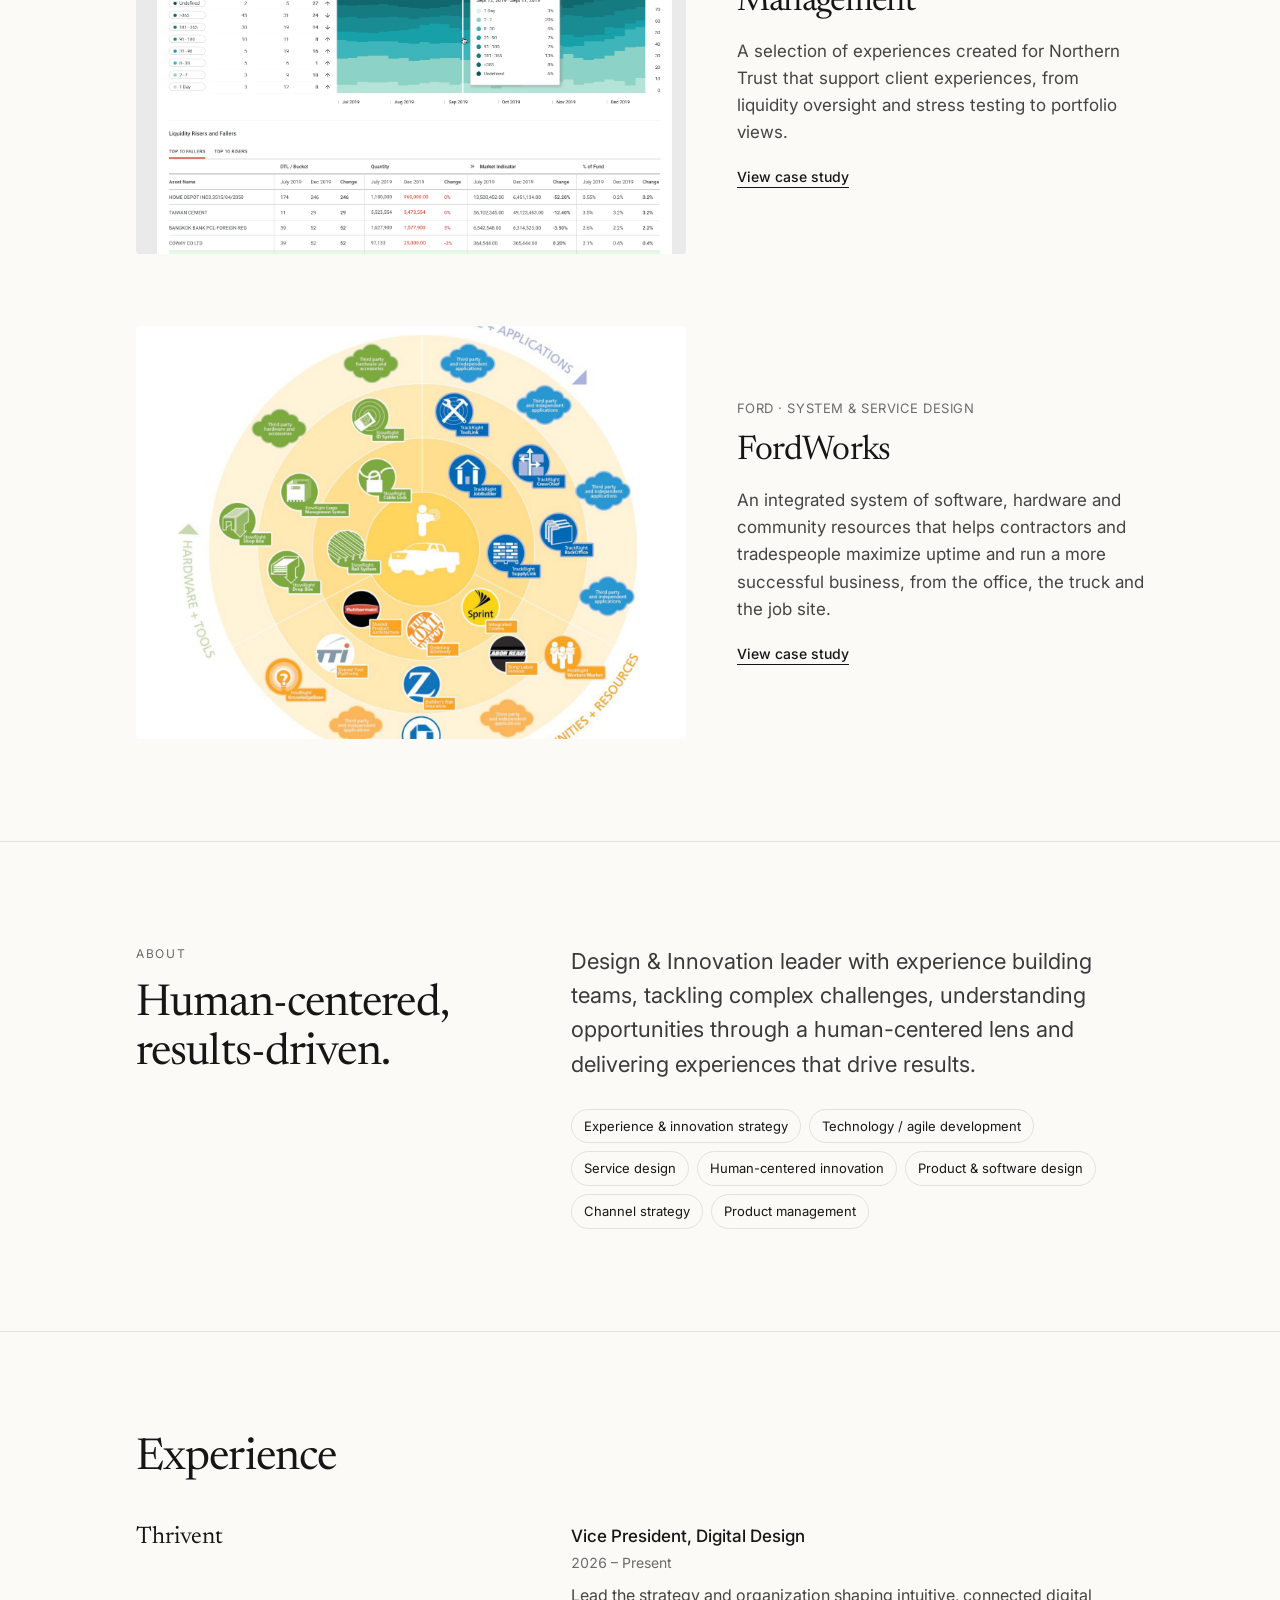
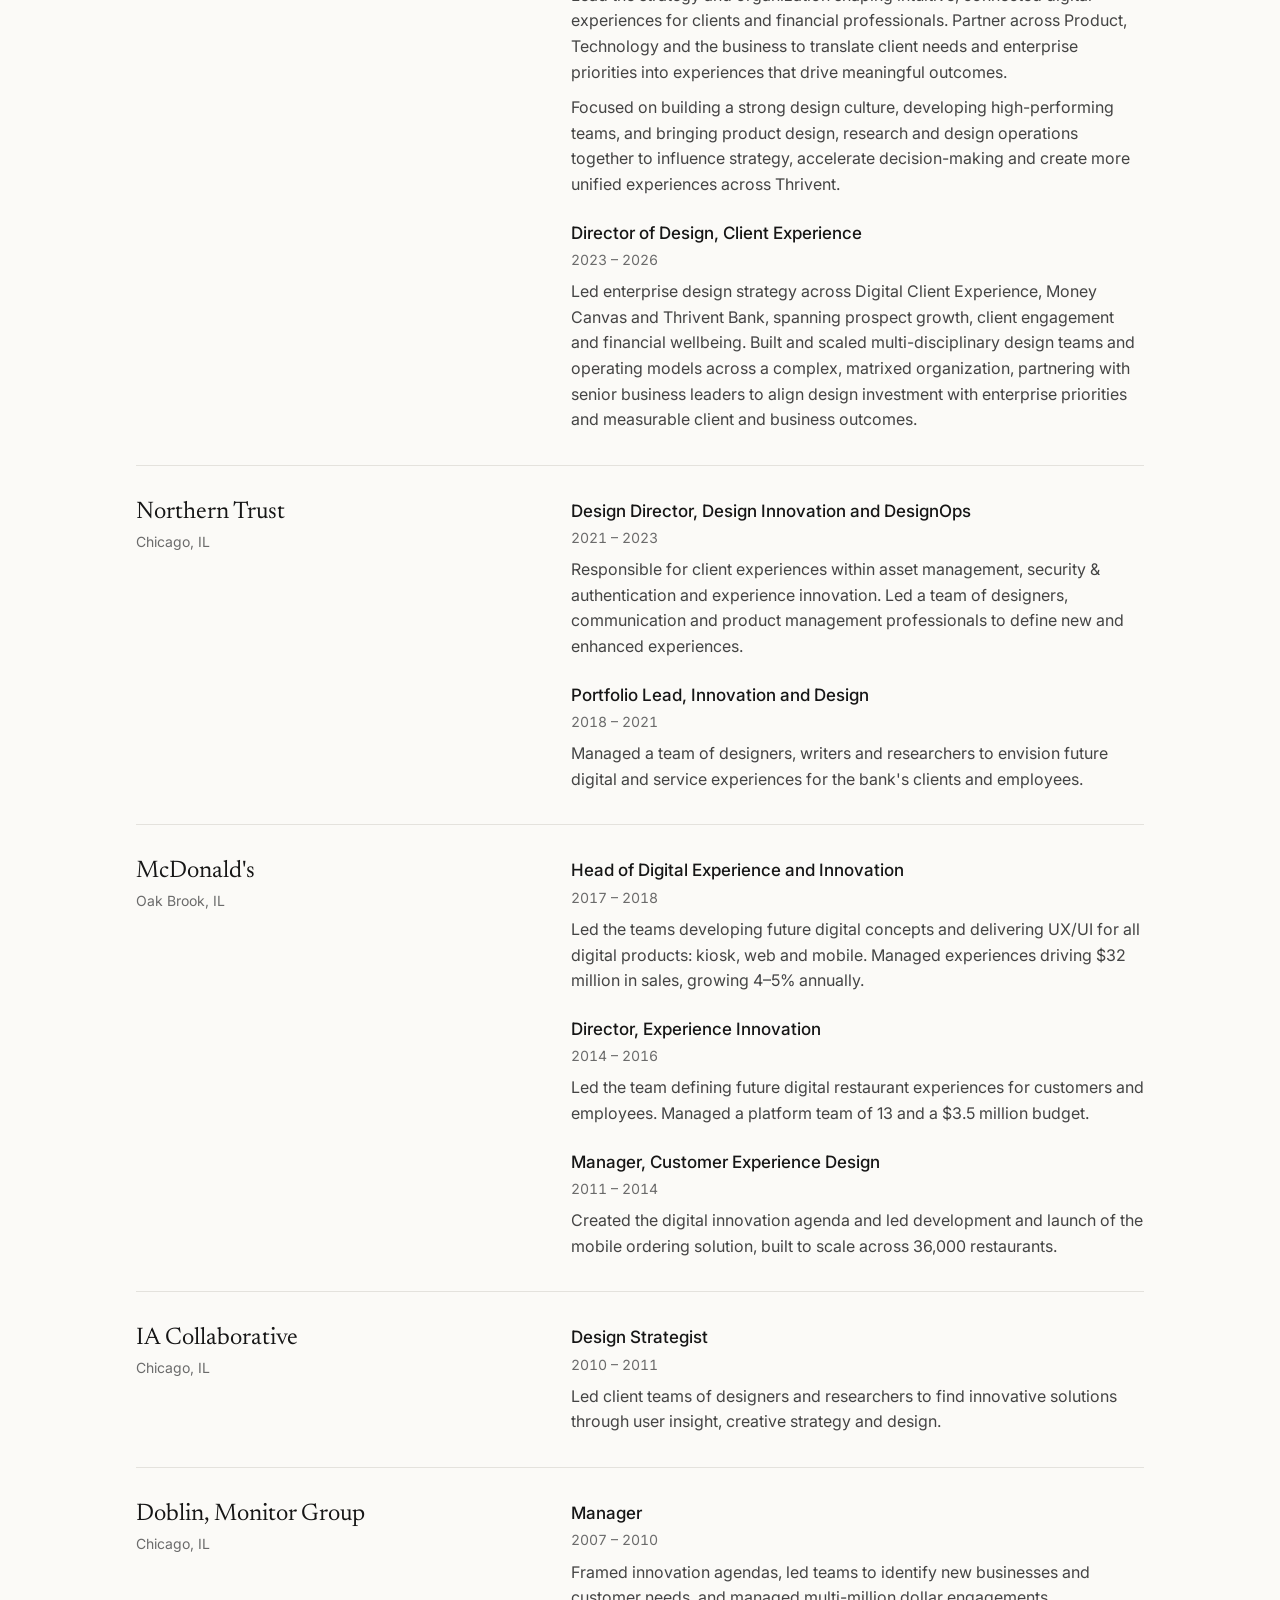
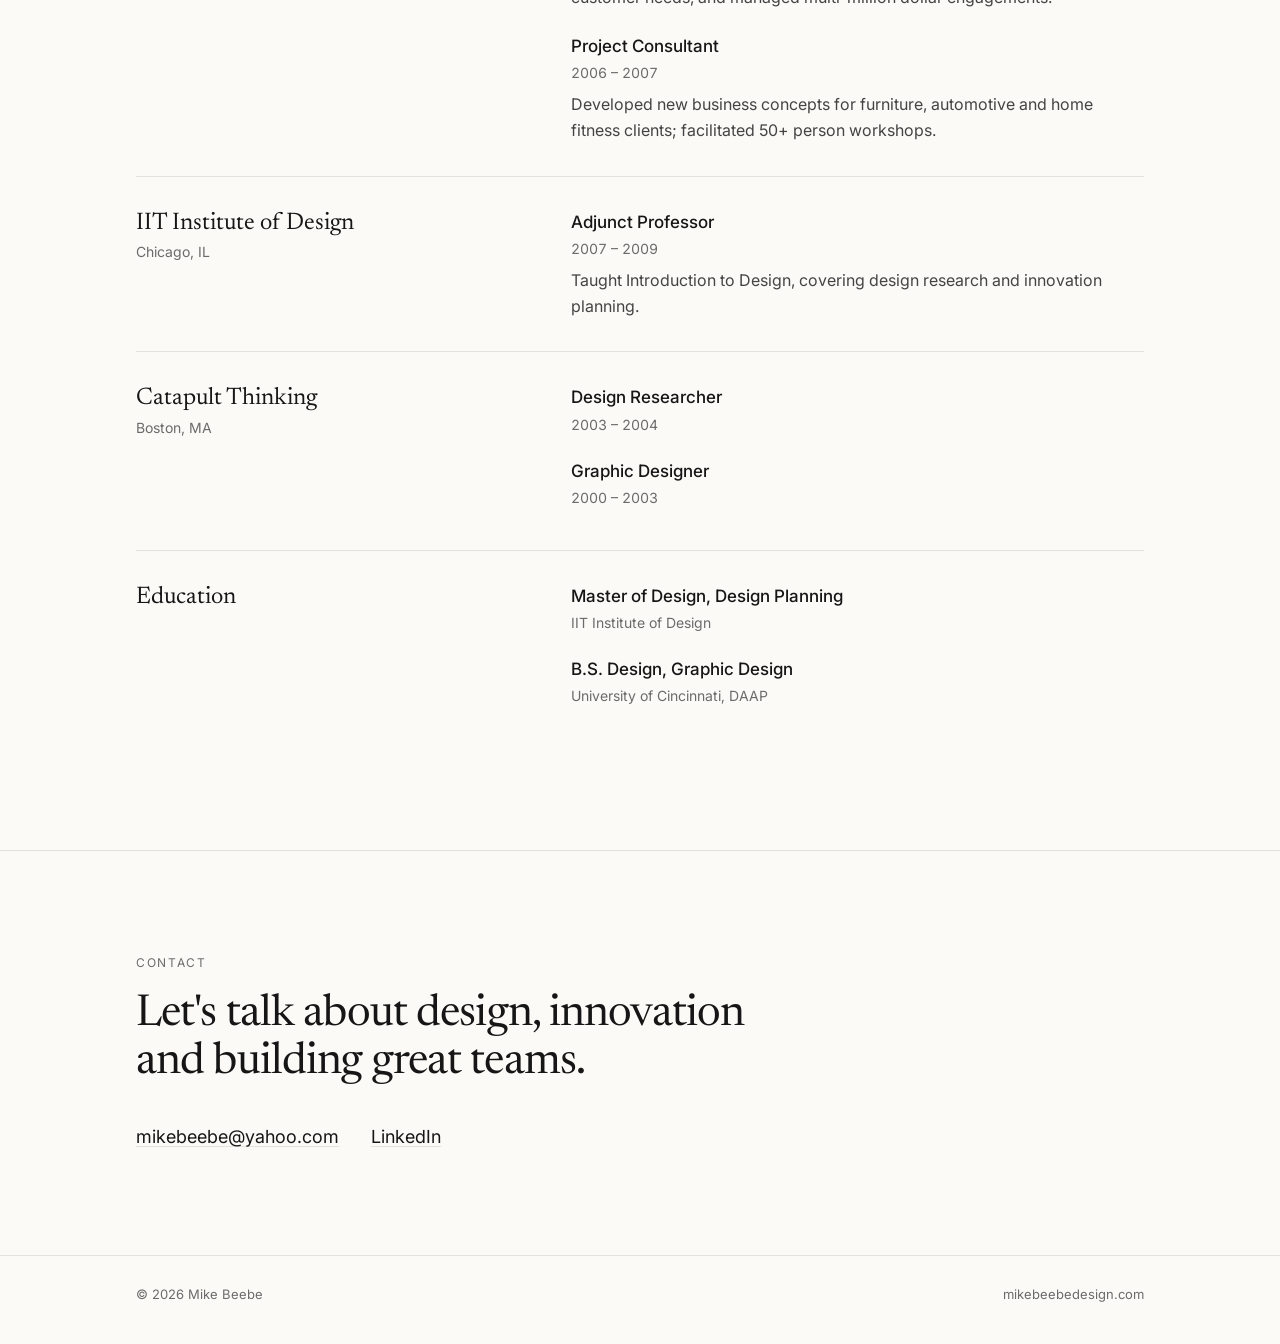
<file: index (1).html>
<!doctype html>
<html lang="en">
<head>
  <meta charset="utf-8">
  <meta name="viewport" content="width=device-width, initial-scale=1">
  <title>Mike Beebe — Design & Innovation</title>
  <meta name="description" content="Mike Beebe is a design and innovation leader who builds teams and delivers human-centered experiences that drive results.">
  <link rel="preconnect" href="https://fonts.googleapis.com">
  <link rel="preconnect" href="https://fonts.gstatic.com" crossorigin>
  <link href="https://fonts.googleapis.com/css2?family=Inter:wght@400;500&family=Newsreader:ital,opsz,wght@0,6..72,400;1,6..72,400&display=swap" rel="stylesheet">
  <link rel="stylesheet" href="styles.css">
</head>
<body>

  <header class="site-header">
    <div class="wrap">
      <a class="logo" href="index.html">Mike Beebe</a>
      <nav class="nav">
        <a href="#work">Work</a>
        <a href="#about">About</a>
        <a class="hide-sm" href="#experience">Experience</a>
        <a href="#contact">Contact</a>
      </nav>
    </div>
  </header>

  <main>
    <!-- ===== Hero ===== -->
    <section class="hero">
      <div class="wrap">
        <p class="eyebrow">Design &amp; Innovation Leader</p>
        <h1>Building teams and experiences that start with people and <em>end in results.</em></h1>
        <p class="lede">I lead design and innovation teams through complex challenges, from understanding opportunities through a human-centered lens to delivering digital products and services at scale.</p>
      </div>
    </section>

    <!-- ===== Selected work ===== -->
    <section class="section" id="work">
      <div class="wrap">
        <div class="section-head">
          <h2>Selected work</h2>
          <span class="count">03 projects</span>
        </div>

        <div class="work">
          <a class="project" href="mcdonalds-mobile-ordering.html">
            <div class="thumb"><img src="images/mcd-checkin-journey.png" alt="Journey diagram of McDonald's mobile ordering and GPS check-in"></div>
            <div>
              <p class="meta">MCDONALD'S · MOBILE &amp; WEB</p>
              <h3>Mobile Ordering &amp; Check-in Platform</h3>
              <p>Order in the app and pick up at any McDonald's, at any fulfillment point, simply by pushing a button or saying a code. A GPS-based check-in platform designed to scale across 36,000 restaurants.</p>
              <span class="more">View case study</span>
            </div>
          </a>

          <a class="project" href="northern-trust.html">
            <div class="thumb"><img src="images/nt-liquidity-profile.png" alt="Northern Trust Liquidity Oversight and Analytics dashboard"></div>
            <div>
              <p class="meta">NORTHERN TRUST · CLIENT EXPERIENCE</p>
              <h3>Client Experiences for Asset Management</h3>
              <p>A selection of experiences created for Northern Trust that support client experiences, from liquidity oversight and stress testing to portfolio views.</p>
              <span class="more">View case study</span>
            </div>
          </a>

          <a class="project" href="fordworks.html">
            <div class="thumb"><img src="images/fordworks-ecosystem.png" style="object-position:center" alt="FordWorks ecosystem diagram: hardware and tools, software and applications, communities and resources around the truck"></div>
            <div>
              <p class="meta">FORD · SYSTEM &amp; SERVICE DESIGN</p>
              <h3>FordWorks</h3>
              <p>An integrated system of software, hardware and community resources that helps contractors and tradespeople maximize uptime and run a more successful business, from the office, the truck and the job site.</p>
              <span class="more">View case study</span>
            </div>
          </a>
        </div>
      </div>
    </section>

    <!-- ===== About ===== -->
    <section class="section" id="about">
      <div class="wrap about">
        <div>
          <p class="eyebrow">About</p>
          <h2>Human-centered, results-driven.</h2>
        </div>
        <div>
          <p class="lede">Design &amp; Innovation leader with experience building teams, tackling complex challenges, understanding opportunities through a human-centered lens and delivering experiences that drive results.</p>
          <ul class="tags">
            <li>Experience &amp; innovation strategy</li>
            <li>Technology / agile development</li>
            <li>Service design</li>
            <li>Human-centered innovation</li>
            <li>Product &amp; software design</li>
            <li>Channel strategy</li>
            <li>Product management</li>
          </ul>
        </div>
      </div>
    </section>

    <!-- ===== Experience ===== -->
    <section class="section" id="experience">
      <div class="wrap">
        <div class="section-head"><h2>Experience</h2></div>
        <ol class="timeline">
          <li>
            <!-- TODO: add location under Thrivent if you want one, e.g. <div class="place">Minneapolis, MN</div> -->
            <div><div class="org">Thrivent</div></div>
            <div>
              <div class="role">
                <div class="role-title">Vice President, Digital Design</div>
                <div class="dates">2026 – Present</div>
                <p>Lead the strategy and organization shaping intuitive, connected digital experiences for clients and financial professionals. Partner across Product, Technology and the business to translate client needs and enterprise priorities into experiences that drive meaningful outcomes.</p>
                <p style="margin-top:10px">Focused on building a strong design culture, developing high-performing teams, and bringing product design, research and design operations together to influence strategy, accelerate decision-making and create more unified experiences across Thrivent.</p>
              </div>
              <div class="role">
                <div class="role-title">Director of Design, Client Experience</div>
                <div class="dates">2023 – 2026</div>
                <p>Led enterprise design strategy across Digital Client Experience, Money Canvas and Thrivent Bank, spanning prospect growth, client engagement and financial wellbeing. Built and scaled multi-disciplinary design teams and operating models across a complex, matrixed organization, partnering with senior business leaders to align design investment with enterprise priorities and measurable client and business outcomes.</p>
              </div>
            </div>
          </li>
          <li>
            <div><div class="org">Northern Trust</div><div class="place">Chicago, IL</div></div>
            <div>
              <div class="role">
                <div class="role-title">Design Director, Design Innovation and DesignOps</div>
                <div class="dates">2021 – 2023</div>
                <p>Responsible for client experiences within asset management, security &amp; authentication and experience innovation. Led a team of designers, communication and product management professionals to define new and enhanced experiences.</p>
              </div>
              <div class="role">
                <div class="role-title">Portfolio Lead, Innovation and Design</div>
                <div class="dates">2018 – 2021</div>
                <p>Managed a team of designers, writers and researchers to envision future digital and service experiences for the bank's clients and employees.</p>
              </div>
            </div>
          </li>
          <li>
            <div><div class="org">McDonald's</div><div class="place">Oak Brook, IL</div></div>
            <div>
              <div class="role">
                <div class="role-title">Head of Digital Experience and Innovation</div>
                <div class="dates">2017 – 2018</div>
                <p>Led the teams developing future digital concepts and delivering UX/UI for all digital products: kiosk, web and mobile. Managed experiences driving $32 million in sales, growing 4–5% annually.</p>
              </div>
              <div class="role">
                <div class="role-title">Director, Experience Innovation</div>
                <div class="dates">2014 – 2016</div>
                <p>Led the team defining future digital restaurant experiences for customers and employees. Managed a platform team of 13 and a $3.5 million budget.</p>
              </div>
              <div class="role">
                <div class="role-title">Manager, Customer Experience Design</div>
                <div class="dates">2011 – 2014</div>
                <p>Created the digital innovation agenda and led development and launch of the mobile ordering solution, built to scale across 36,000 restaurants.</p>
              </div>
            </div>
          </li>
          <li>
            <div><div class="org">IA Collaborative</div><div class="place">Chicago, IL</div></div>
            <div>
              <div class="role">
                <div class="role-title">Design Strategist</div>
                <div class="dates">2010 – 2011</div>
                <p>Led client teams of designers and researchers to find innovative solutions through user insight, creative strategy and design.</p>
              </div>
            </div>
          </li>
          <li>
            <div><div class="org">Doblin, Monitor Group</div><div class="place">Chicago, IL</div></div>
            <div>
              <div class="role">
                <div class="role-title">Manager</div>
                <div class="dates">2007 – 2010</div>
                <p>Framed innovation agendas, led teams to identify new businesses and customer needs, and managed multi-million dollar engagements.</p>
              </div>
              <div class="role">
                <div class="role-title">Project Consultant</div>
                <div class="dates">2006 – 2007</div>
                <p>Developed new business concepts for furniture, automotive and home fitness clients; facilitated 50+ person workshops.</p>
              </div>
            </div>
          </li>
          <li>
            <div><div class="org">IIT Institute of Design</div><div class="place">Chicago, IL</div></div>
            <div>
              <div class="role">
                <div class="role-title">Adjunct Professor</div>
                <div class="dates">2007 – 2009</div>
                <p>Taught Introduction to Design, covering design research and innovation planning.</p>
              </div>
            </div>
          </li>
          <li>
            <div><div class="org">Catapult Thinking</div><div class="place">Boston, MA</div></div>
            <div>
              <div class="role">
                <div class="role-title">Design Researcher</div>
                <div class="dates">2003 – 2004</div>
              </div>
              <div class="role">
                <div class="role-title">Graphic Designer</div>
                <div class="dates">2000 – 2003</div>
              </div>
            </div>
          </li>
          <li>
            <div><div class="org">Education</div></div>
            <div>
              <div class="role">
                <div class="role-title">Master of Design, Design Planning</div>
                <div class="dates">IIT Institute of Design </div>
              </div>
              <div class="role">
                <div class="role-title">B.S. Design, Graphic Design</div>
                <div class="dates">University of Cincinnati, DAAP </div>
              </div>
            </div>
          </li>
        </ol>
      </div>
    </section>

    <!-- ===== Contact ===== -->
    <section class="section contact" id="contact">
      <div class="wrap">
        <p class="eyebrow">Contact</p>
        <h2>Let's talk about design, innovation and building great teams.</h2>
        <div class="contact-links">
          <a href="mailto:mikebeebe@yahoo.com">mikebeebe@yahoo.com</a>
          <a href="https://www.linkedin.com/in/mike-beebe-48189a/" target="_blank" rel="noopener">LinkedIn</a>
        </div>
      </div>
    </section>
  </main>

  <footer class="site-footer">
    <div class="wrap">
      <span>© 2026 Mike Beebe</span>
      <span>mikebeebedesign.com</span>
    </div>
  </footer>

</body>
</html>
</file>
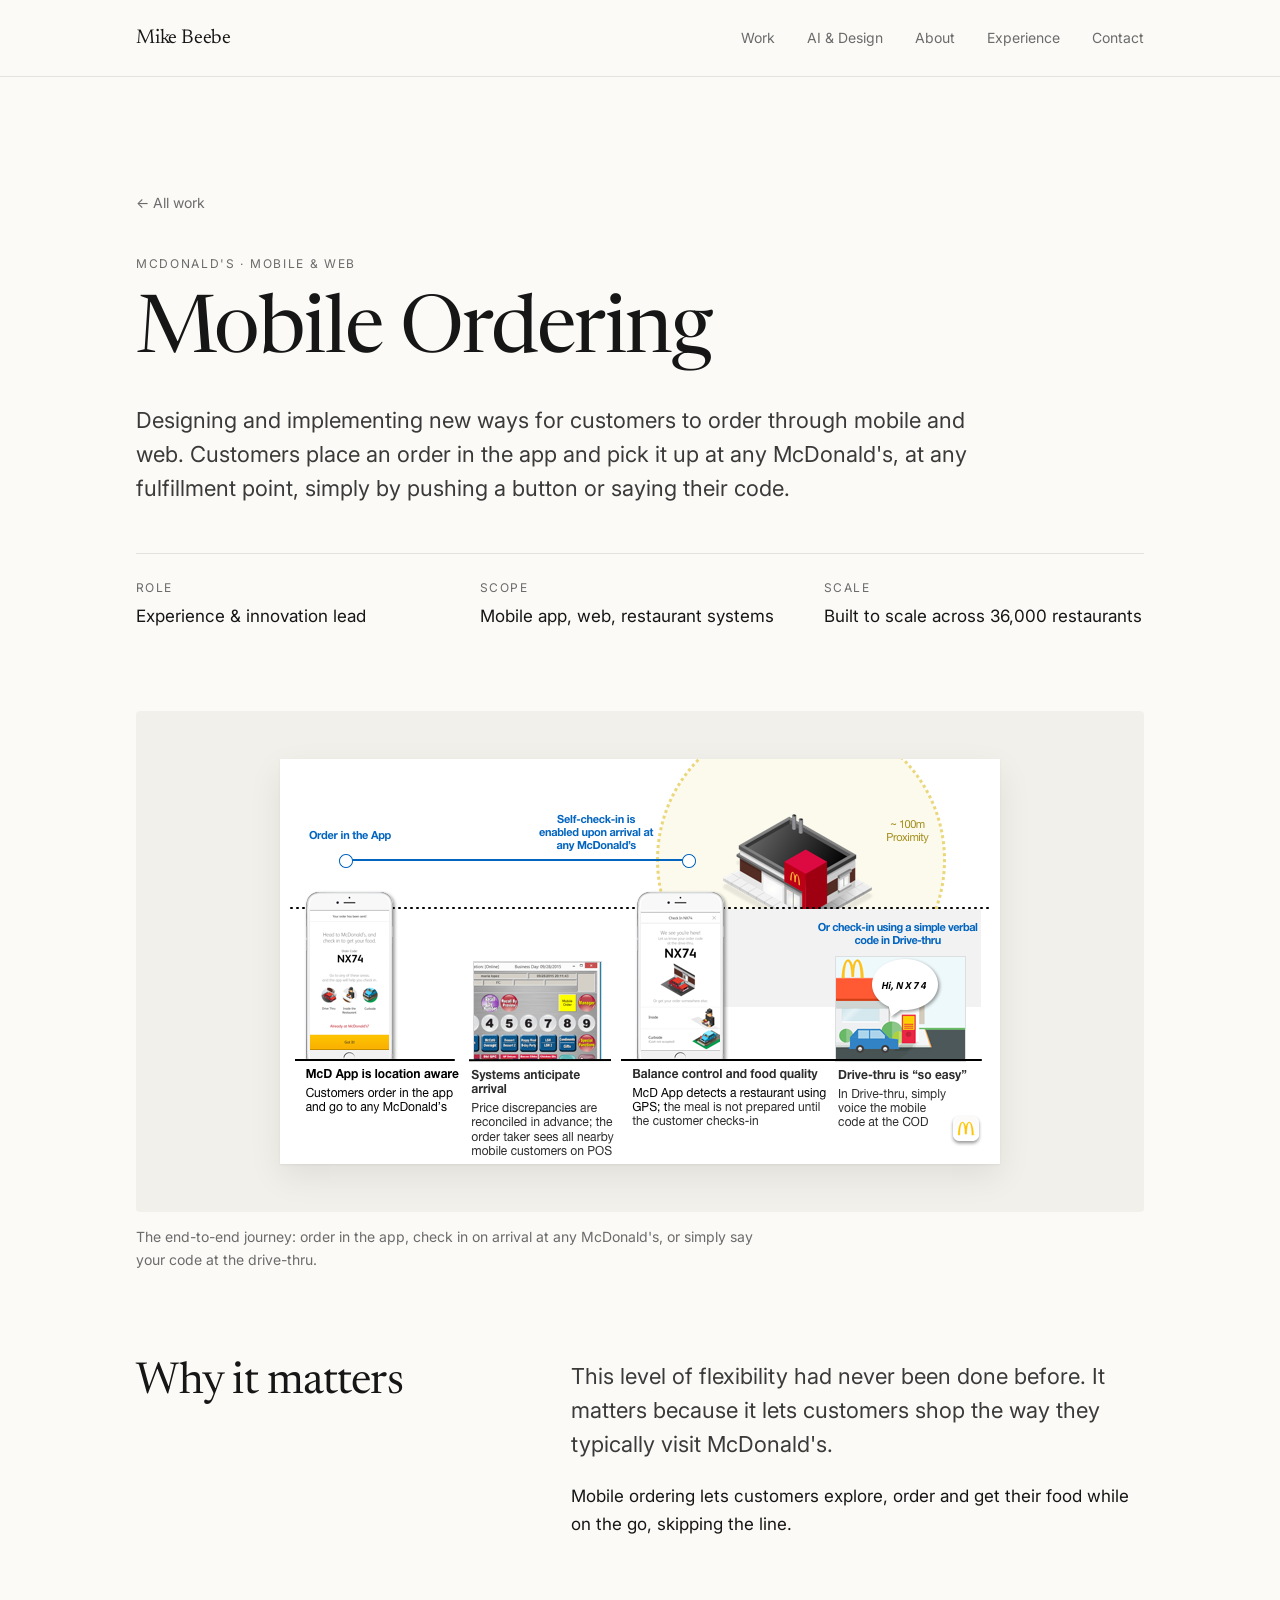
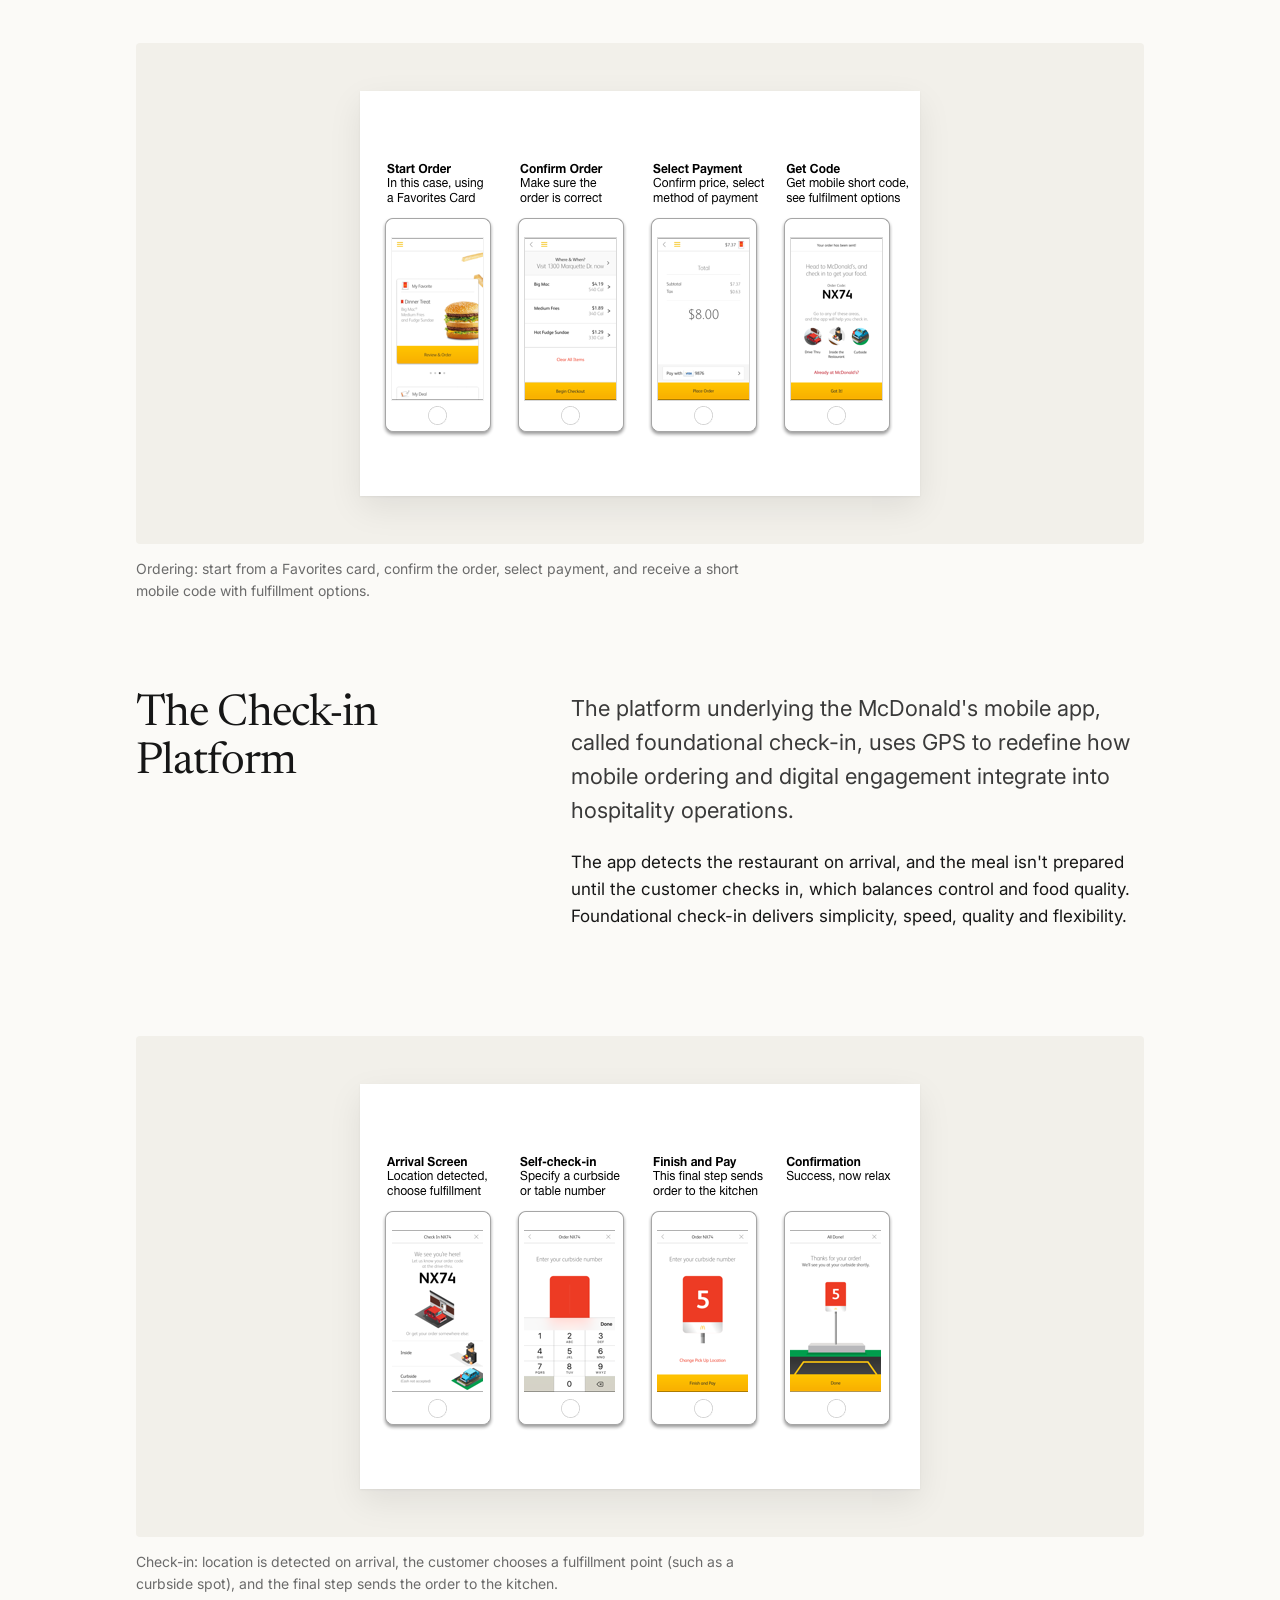
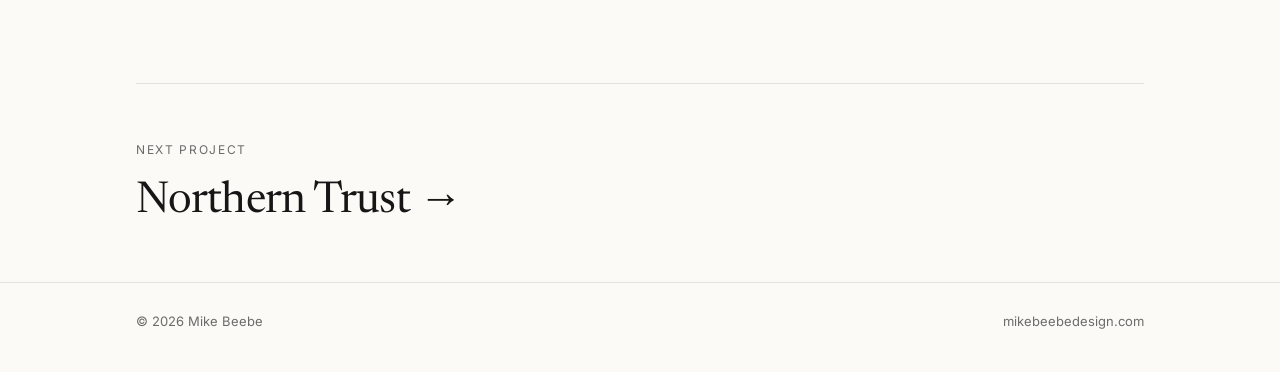
<file: mcdonalds-mobile-ordering.html>
<!doctype html>
<html lang="en">
<head>
  <meta charset="utf-8">
  <meta name="viewport" content="width=device-width, initial-scale=1">
  <title>McDonald's Mobile Ordering — Mike Beebe</title>
  <meta name="description" content="Designing mobile ordering and the GPS-based Check-in Platform for McDonald's.">
  <link rel="preconnect" href="https://fonts.googleapis.com">
  <link rel="preconnect" href="https://fonts.gstatic.com" crossorigin>
  <link href="https://fonts.googleapis.com/css2?family=Inter:wght@400;500&family=Newsreader:ital,opsz,wght@0,6..72,400;1,6..72,400&display=swap" rel="stylesheet">
  <link rel="stylesheet" href="styles.css">
</head>
<body>

  <header class="site-header">
    <div class="wrap">
      <a class="logo" href="index.html">Mike Beebe</a>
      <nav class="nav">
        <a href="index.html#work">Work</a>
        <a href="ai-and-design.html">AI &amp; Design</a>
        <a href="index.html#about">About</a>
        <a class="hide-sm" href="index.html#experience">Experience</a>
        <a href="index.html#contact">Contact</a>
      </nav>
    </div>
  </header>

  <main>
    <section class="case-hero">
      <div class="wrap">
        <a class="back" href="index.html#work">← All work</a>
        <p class="eyebrow">McDonald's · Mobile &amp; Web</p>
        <h1>Mobile Ordering</h1>
        <p class="lede" style="margin-top:28px">Designing and implementing new ways for customers to order through mobile and web. Customers place an order in the app and pick it up at any McDonald's, at any fulfillment point, simply by pushing a button or saying their code.</p>
        <dl class="facts">
          <div><dt>Role</dt><dd>Experience &amp; innovation lead</dd></div>
          <div><dt>Scope</dt><dd>Mobile app, web, restaurant systems</dd></div>
          <div><dt>Scale</dt><dd>Built to scale across 36,000 restaurants</dd></div>
        </dl>
      </div>
    </section>

    <section>
      <div class="wrap">
        <figure class="figure">
          <div class="frame"><img src="images/mcd-checkin-journey.png" alt="Journey: order in the app, systems anticipate arrival, GPS-based self check-in, or verbal code at the drive-thru"></div>
          <figcaption>The end-to-end journey: order in the app, check in on arrival at any McDonald's, or simply say your code at the drive-thru.</figcaption>
        </figure>

        <div class="text-block">
          <h2>Why it matters</h2>
          <div>
            <p class="lede">This level of flexibility had never been done before. It matters because it lets customers shop the way they typically visit McDonald's.</p>
            <p>Mobile ordering lets customers explore, order and get their food while on the go, skipping the line.</p>
          </div>
        </div>

        <figure class="figure">
          <div class="frame"><img src="images/mcd-order-flow.png" alt="Ordering flow: start order, confirm order, select payment, get code"></div>
          <figcaption>Ordering: start from a Favorites card, confirm the order, select payment, and receive a short mobile code with fulfillment options.</figcaption>
        </figure>

        <div class="text-block">
          <h2>The Check-in Platform</h2>
          <div>
            <p class="lede">The platform underlying the McDonald's mobile app, called foundational check-in, uses GPS to redefine how mobile ordering and digital engagement integrate into hospitality operations.</p>
            <p>The app detects the restaurant on arrival, and the meal isn't prepared until the customer checks in, which balances control and food quality. Foundational check-in delivers simplicity, speed, quality and flexibility.</p>
          </div>
        </div>

        <figure class="figure">
          <div class="frame"><img src="images/mcd-checkin-flow.png" alt="Check-in flow: arrival screen, self check-in, finish and pay, confirmation"></div>
          <figcaption>Check-in: location is detected on arrival, the customer chooses a fulfillment point (such as a curbside spot), and the final step sends the order to the kitchen.</figcaption>
        </figure>
      </div>
    </section>

    <div class="wrap">
      <a class="next" href="northern-trust.html">
        <p class="eyebrow">Next project</p>
        <h2>Northern Trust →</h2>
      </a>
    </div>
  </main>

  <footer class="site-footer">
    <div class="wrap">
      <span>© 2026 Mike Beebe</span>
      <span>mikebeebedesign.com</span>
    </div>
  </footer>

</body>
</html>
</file>
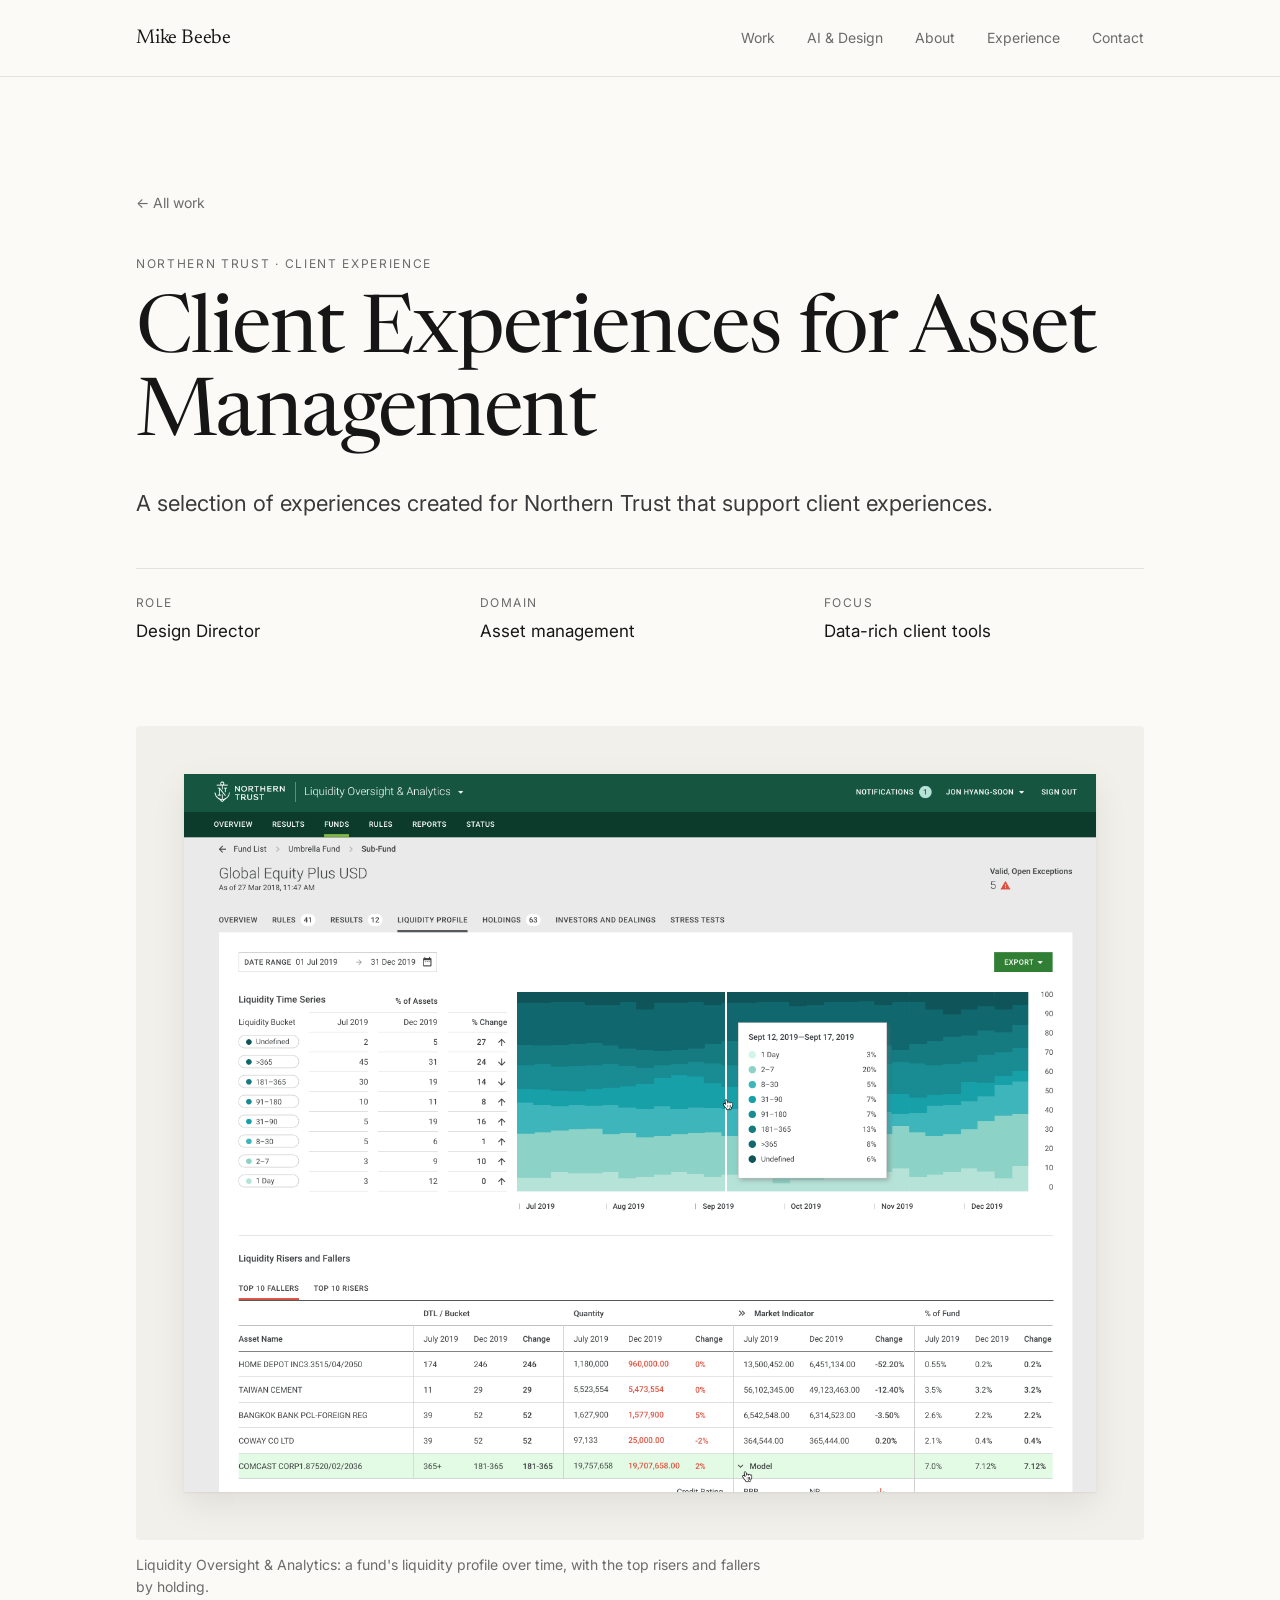
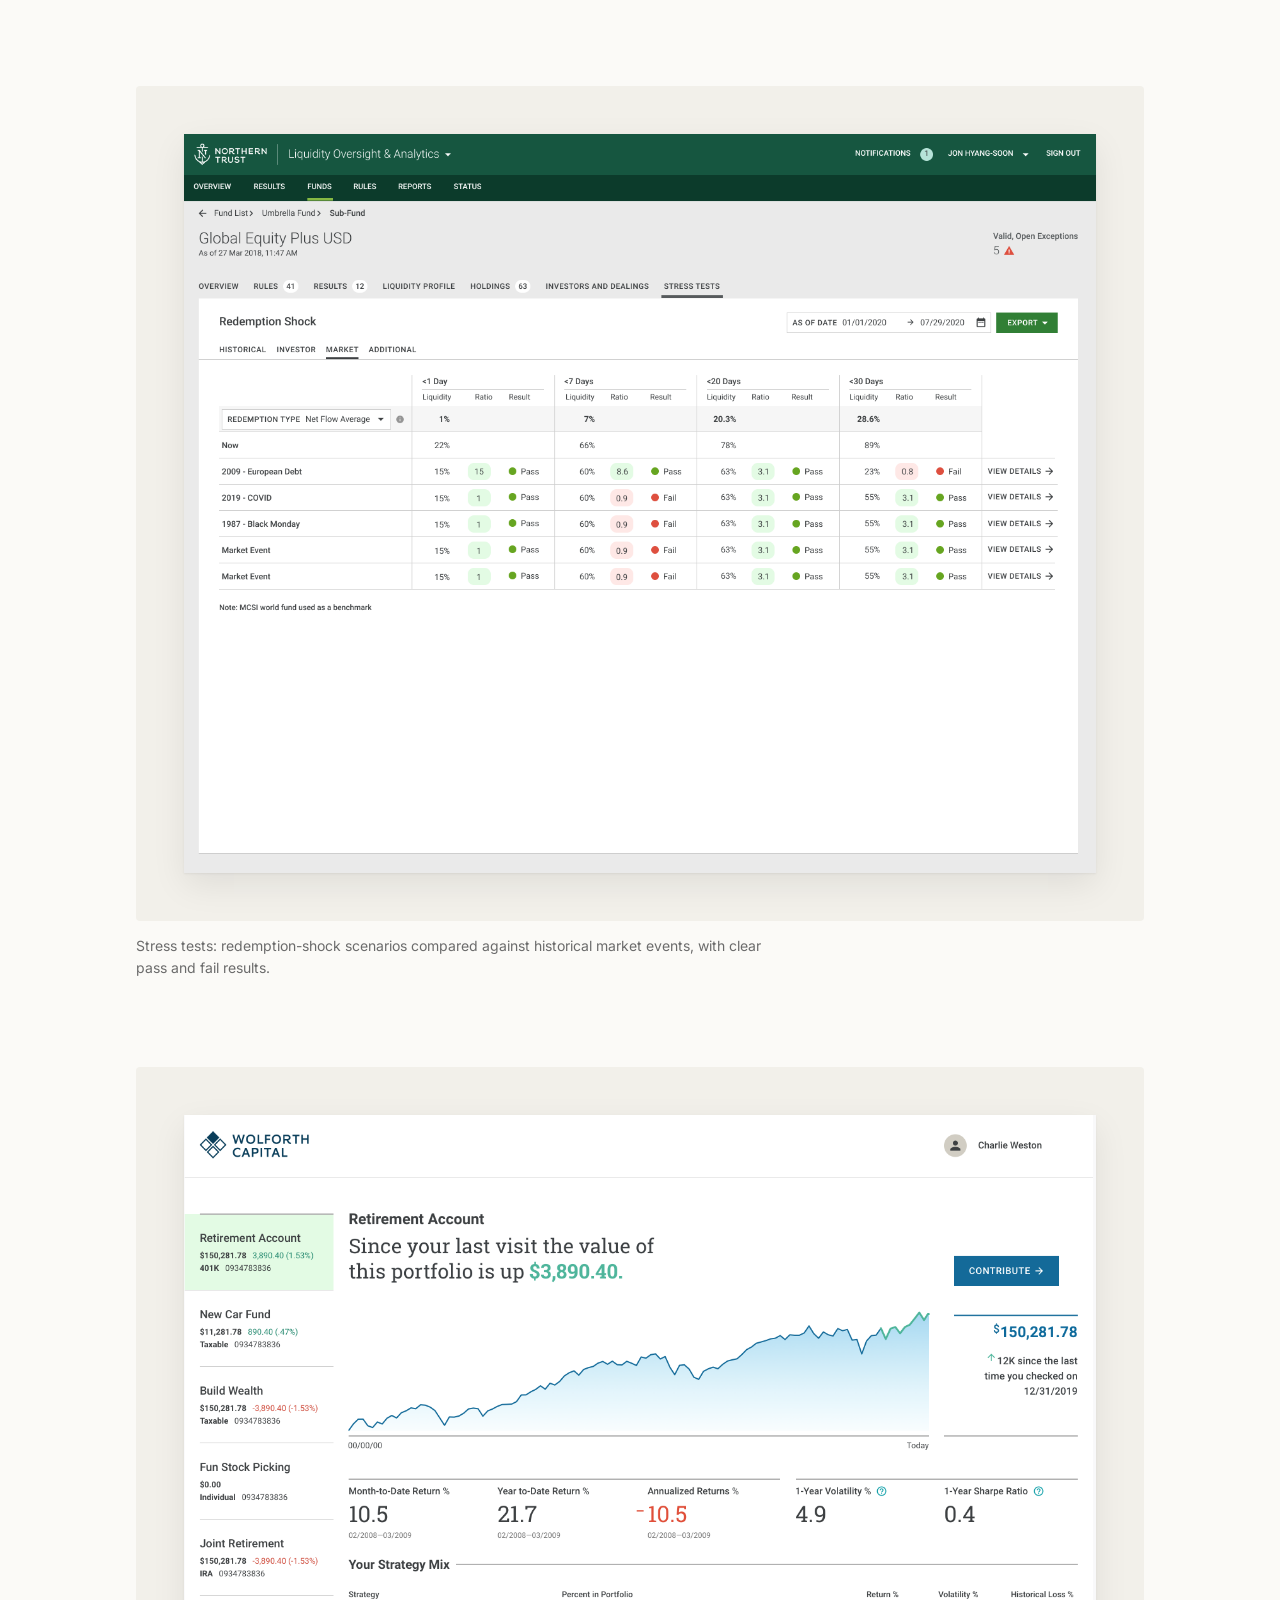
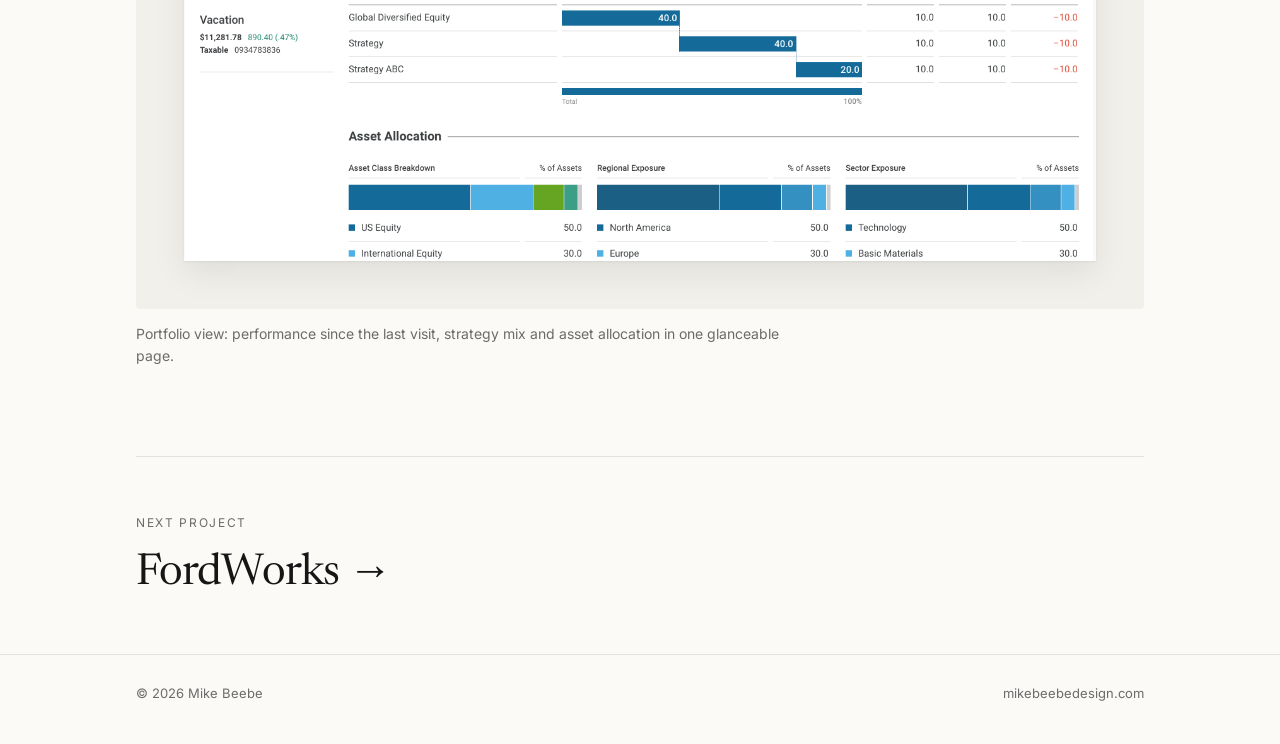
<file: northern-trust.html>
<!doctype html>
<html lang="en">
<head>
  <meta charset="utf-8">
  <meta name="viewport" content="width=device-width, initial-scale=1">
  <title>Northern Trust — Mike Beebe</title>
  <meta name="description" content="A selection of client experiences designed for Northern Trust.">
  <link rel="preconnect" href="https://fonts.googleapis.com">
  <link rel="preconnect" href="https://fonts.gstatic.com" crossorigin>
  <link href="https://fonts.googleapis.com/css2?family=Inter:wght@400;500&family=Newsreader:ital,opsz,wght@0,6..72,400;1,6..72,400&display=swap" rel="stylesheet">
  <link rel="stylesheet" href="styles.css">
</head>
<body>

  <header class="site-header">
    <div class="wrap">
      <a class="logo" href="index.html">Mike Beebe</a>
      <nav class="nav">
        <a href="index.html#work">Work</a>
        <a href="ai-and-design.html">AI &amp; Design</a>
        <a href="index.html#about">About</a>
        <a class="hide-sm" href="index.html#experience">Experience</a>
        <a href="index.html#contact">Contact</a>
      </nav>
    </div>
  </header>

  <main>
    <section class="case-hero">
      <div class="wrap">
        <a class="back" href="index.html#work">← All work</a>
        <p class="eyebrow">Northern Trust · Client Experience</p>
        <h1>Client Experiences for Asset Management</h1>
        <p class="lede" style="margin-top:28px">A selection of experiences created for Northern Trust that support client experiences.</p>
        <dl class="facts">
          <div><dt>Role</dt><dd>Design Director</dd></div>
          <div><dt>Domain</dt><dd>Asset management</dd></div>
          <div><dt>Focus</dt><dd>Data-rich client tools</dd></div>
        </dl>
      </div>
    </section>

    <section>
      <div class="wrap">
        <!-- TODO: add a short paragraph above each image about the problem and your team's approach -->
        <figure class="figure">
          <div class="frame"><img src="images/nt-liquidity-profile.png" alt="Liquidity Oversight and Analytics: liquidity profile with time series chart and risers and fallers table"></div>
          <figcaption>Liquidity Oversight &amp; Analytics: a fund's liquidity profile over time, with the top risers and fallers by holding.</figcaption>
        </figure>

        <figure class="figure">
          <div class="frame"><img src="images/nt-stress-tests.png" alt="Redemption shock stress test results table with pass and fail indicators"></div>
          <figcaption>Stress tests: redemption-shock scenarios compared against historical market events, with clear pass and fail results.</figcaption>
        </figure>

        <figure class="figure">
          <div class="frame"><img src="images/nt-portfolio-dashboard.png" alt="Portfolio dashboard showing account performance, strategy mix and asset allocation"></div>
          <figcaption>Portfolio view: performance since the last visit, strategy mix and asset allocation in one glanceable page.</figcaption>
        </figure>
      </div>
    </section>

    <div class="wrap">
      <a class="next" href="fordworks.html">
        <p class="eyebrow">Next project</p>
        <h2>FordWorks →</h2>
      </a>
    </div>
  </main>

  <footer class="site-footer">
    <div class="wrap">
      <span>© 2026 Mike Beebe</span>
      <span>mikebeebedesign.com</span>
    </div>
  </footer>

</body>
</html>
</file>
<file: styles.css>
/* ==========================================================
   Mike Beebe Design — styles
   Edit the variables below to change colors and fonts site-wide.
   ========================================================== */

:root {
  --ink: #161616;          /* main text */
  --muted: #6b6b6b;        /* secondary text */
  --line: #e4e2dd;         /* hairlines and borders */
  --paper: #fbfaf7;        /* page background */
  --panel: #f2f0ea;        /* image backgrounds */
  --accent: #b5452b;       /* links and small highlights */

  --serif: "Newsreader", Georgia, "Times New Roman", serif;
  --sans: "Inter", -apple-system, "Segoe UI", Helvetica, Arial, sans-serif;

  --max: 1120px;
  --gutter: clamp(20px, 5vw, 56px);
}

* { box-sizing: border-box; }

html { -webkit-text-size-adjust: 100%; scroll-behavior: smooth; }

body {
  margin: 0;
  background: var(--paper);
  color: var(--ink);
  font-family: var(--sans);
  font-size: 17px;
  line-height: 1.6;
  -webkit-font-smoothing: antialiased;
}

img { max-width: 100%; height: auto; display: block; }

a { color: inherit; text-decoration-color: var(--line); text-underline-offset: 3px; }
a:hover { color: var(--accent); text-decoration-color: currentColor; }

.wrap { max-width: var(--max); margin: 0 auto; padding: 0 var(--gutter); }

/* ---------- Header ---------- */
.site-header {
  border-bottom: 1px solid var(--line);
}
.site-header .wrap {
  display: flex; justify-content: space-between; align-items: center;
  gap: 16px; padding-top: 22px; padding-bottom: 22px;
}
.logo {
  font-family: var(--serif); font-size: 20px; text-decoration: none; letter-spacing: -0.01em;
}
.nav { display: flex; gap: clamp(14px, 3vw, 32px); font-size: 14px; }
.nav a { text-decoration: none; color: var(--muted); }
.nav a:hover { color: var(--ink); }

/* ---------- Type ---------- */
.eyebrow {
  font-size: 12px; letter-spacing: 0.14em; text-transform: uppercase;
  color: var(--muted); margin: 0 0 18px;
}
h1, h2, h3 { font-family: var(--serif); font-weight: 400; letter-spacing: -0.02em; margin: 0; }
h1 { font-size: clamp(40px, 6.4vw, 80px); line-height: 1.04; }
h2 { font-size: clamp(30px, 3.6vw, 44px); line-height: 1.1; }
h3 { font-size: 24px; line-height: 1.25; }
p { margin: 0 0 1em; }
.lede { font-size: clamp(19px, 1.8vw, 22px); line-height: 1.55; color: #3a3a3a; max-width: 40em; }

/* ---------- Hero ---------- */
.hero { padding: clamp(72px, 12vw, 150px) 0 clamp(56px, 8vw, 96px); }
.hero h1 { max-width: 15em; }
.hero h1 em { font-style: italic; color: var(--accent); }
.hero .lede { margin-top: 32px; }

/* ---------- Sections ---------- */
.section { padding: clamp(56px, 8vw, 104px) 0; border-top: 1px solid var(--line); }
.section-head {
  display: flex; justify-content: space-between; align-items: baseline;
  gap: 16px; margin-bottom: 40px; flex-wrap: wrap;
}
.section-head .count { font-size: 14px; color: var(--muted); }

/* ---------- Work grid ---------- */
.work { display: grid; gap: clamp(48px, 6vw, 72px); }
.project {
  display: grid; grid-template-columns: 1.35fr 1fr; gap: clamp(24px, 4vw, 56px);
  align-items: center; text-decoration: none;
}
.project:hover { color: inherit; }
.project .thumb {
  background: var(--panel); border-radius: 4px; overflow: hidden;
  aspect-ratio: 4 / 3; display: flex; align-items: center; justify-content: center;
}
.project .thumb img {
  width: 100%; height: 100%; object-fit: cover; object-position: top left;
  transition: transform .6s ease;
}
.project:hover .thumb img { transform: scale(1.025); }
.project .meta { font-size: 13px; color: var(--muted); letter-spacing: 0.04em; margin-bottom: 12px; }
.project h3 { font-size: clamp(26px, 2.8vw, 34px); margin-bottom: 14px; }
.project p { color: #444; }
.more { font-size: 14px; font-weight: 500; border-bottom: 1px solid currentColor; padding-bottom: 2px; }
.project:hover .more { color: var(--accent); }

/* ---------- About ---------- */
.about { display: grid; grid-template-columns: 1fr 1.6fr; gap: clamp(32px, 6vw, 88px); }
.tags { list-style: none; padding: 0; margin: 28px 0 0; display: flex; flex-wrap: wrap; gap: 8px; }
.tags li { font-size: 13px; border: 1px solid var(--line); padding: 6px 12px; border-radius: 999px; }

/* ---------- Experience ---------- */
.timeline { list-style: none; padding: 0; margin: 0; }
.timeline > li {
  display: grid; grid-template-columns: 1fr 1.6fr; gap: clamp(16px, 6vw, 88px);
  padding: 32px 0; border-top: 1px solid var(--line);
}
.timeline > li:first-child { border-top: 0; padding-top: 0; }
.org { font-family: var(--serif); font-size: 24px; line-height: 1.2; }
.place { font-size: 14px; color: var(--muted); margin-top: 4px; }
.role + .role { margin-top: 22px; }
.role-title { font-weight: 500; }
.dates { font-size: 14px; color: var(--muted); margin: 2px 0 8px; font-variant-numeric: tabular-nums; }
.role p { color: #444; font-size: 16px; margin: 0; }

/* ---------- Contact ---------- */
.contact h2 { max-width: 14em; }
.contact-links { display: flex; flex-wrap: wrap; gap: 14px 32px; margin-top: 36px; font-size: 18px; }

/* ---------- Footer ---------- */
.site-footer { border-top: 1px solid var(--line); padding: 28px 0 40px; font-size: 13px; color: var(--muted); }
.site-footer .wrap { display: flex; justify-content: space-between; gap: 16px; flex-wrap: wrap; }

/* ---------- Case study pages ---------- */
.case-hero { padding: clamp(56px, 9vw, 112px) 0 clamp(40px, 6vw, 64px); }
.back { font-size: 14px; color: var(--muted); text-decoration: none; display: inline-block; margin-bottom: 40px; }
.facts {
  display: grid; grid-template-columns: repeat(3, 1fr); gap: 24px;
  margin-top: 48px; padding-top: 24px; border-top: 1px solid var(--line);
}
.facts dt { font-size: 12px; letter-spacing: 0.12em; text-transform: uppercase; color: var(--muted); }
.facts dd { margin: 6px 0 0; }
.figure { margin: 0 0 clamp(48px, 7vw, 88px); }
.figure .frame { background: var(--panel); border-radius: 4px; padding: clamp(16px, 4vw, 48px); }
.figure .frame img { margin: 0 auto; box-shadow: 0 1px 2px rgba(0,0,0,.06), 0 12px 32px rgba(0,0,0,.08); }
.figure figcaption { font-size: 14px; color: var(--muted); margin-top: 14px; max-width: 46em; }
.text-block { display: grid; grid-template-columns: 1fr 1.6fr; gap: clamp(24px, 6vw, 88px); margin-bottom: clamp(48px, 7vw, 88px); }
.next { display: block; text-decoration: none; padding: 56px 0; border-top: 1px solid var(--line); }
.next h2 { margin-top: 8px; }
.next:hover h2 { color: var(--accent); }

/* ---------- Mobile ---------- */
@media (max-width: 760px) {
  body { font-size: 16px; }
  .nav a.hide-sm { display: none; }
  .project, .about, .timeline > li, .text-block { grid-template-columns: 1fr; }
  .facts { grid-template-columns: 1fr; gap: 16px; }
}

/* ---------- AI & Design ---------- */
.cards { display: grid; grid-template-columns: repeat(2, 1fr); gap: 0 clamp(24px, 4vw, 56px); }
.card { padding: 28px 0; border-top: 1px solid var(--line); }
.card .num { font-size: 13px; color: var(--accent); letter-spacing: 0.08em; margin-bottom: 10px; }
.card h3 { margin-bottom: 10px; }
.card p { color: #444; font-size: 16px; margin: 0; }
.cards.three { grid-template-columns: repeat(3, 1fr); }
.callout { display: grid; grid-template-columns: 1fr 1.6fr; gap: clamp(32px, 6vw, 88px); align-items: start; }
@media (max-width: 760px) {
  .cards, .cards.three, .callout { grid-template-columns: 1fr; }
}
.tags li.ai { border-color: var(--accent); color: var(--accent); }
</file>
